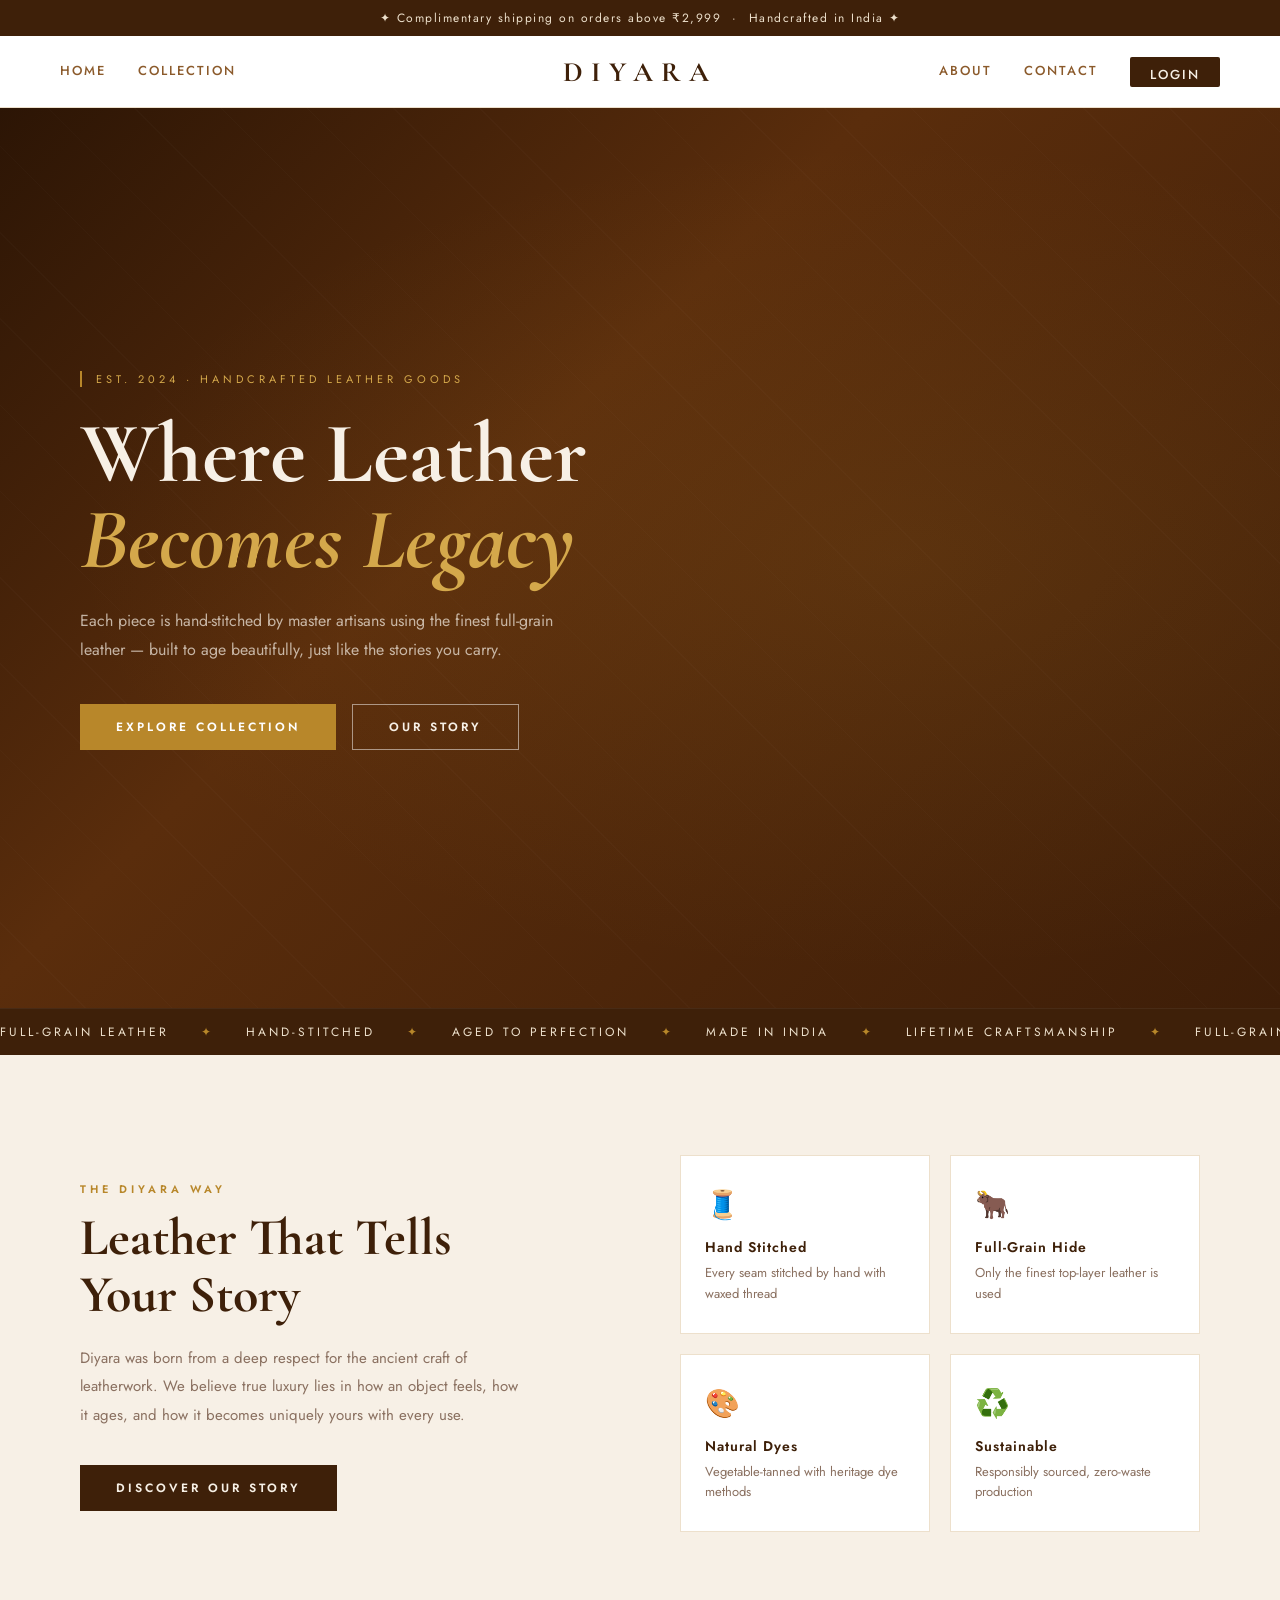
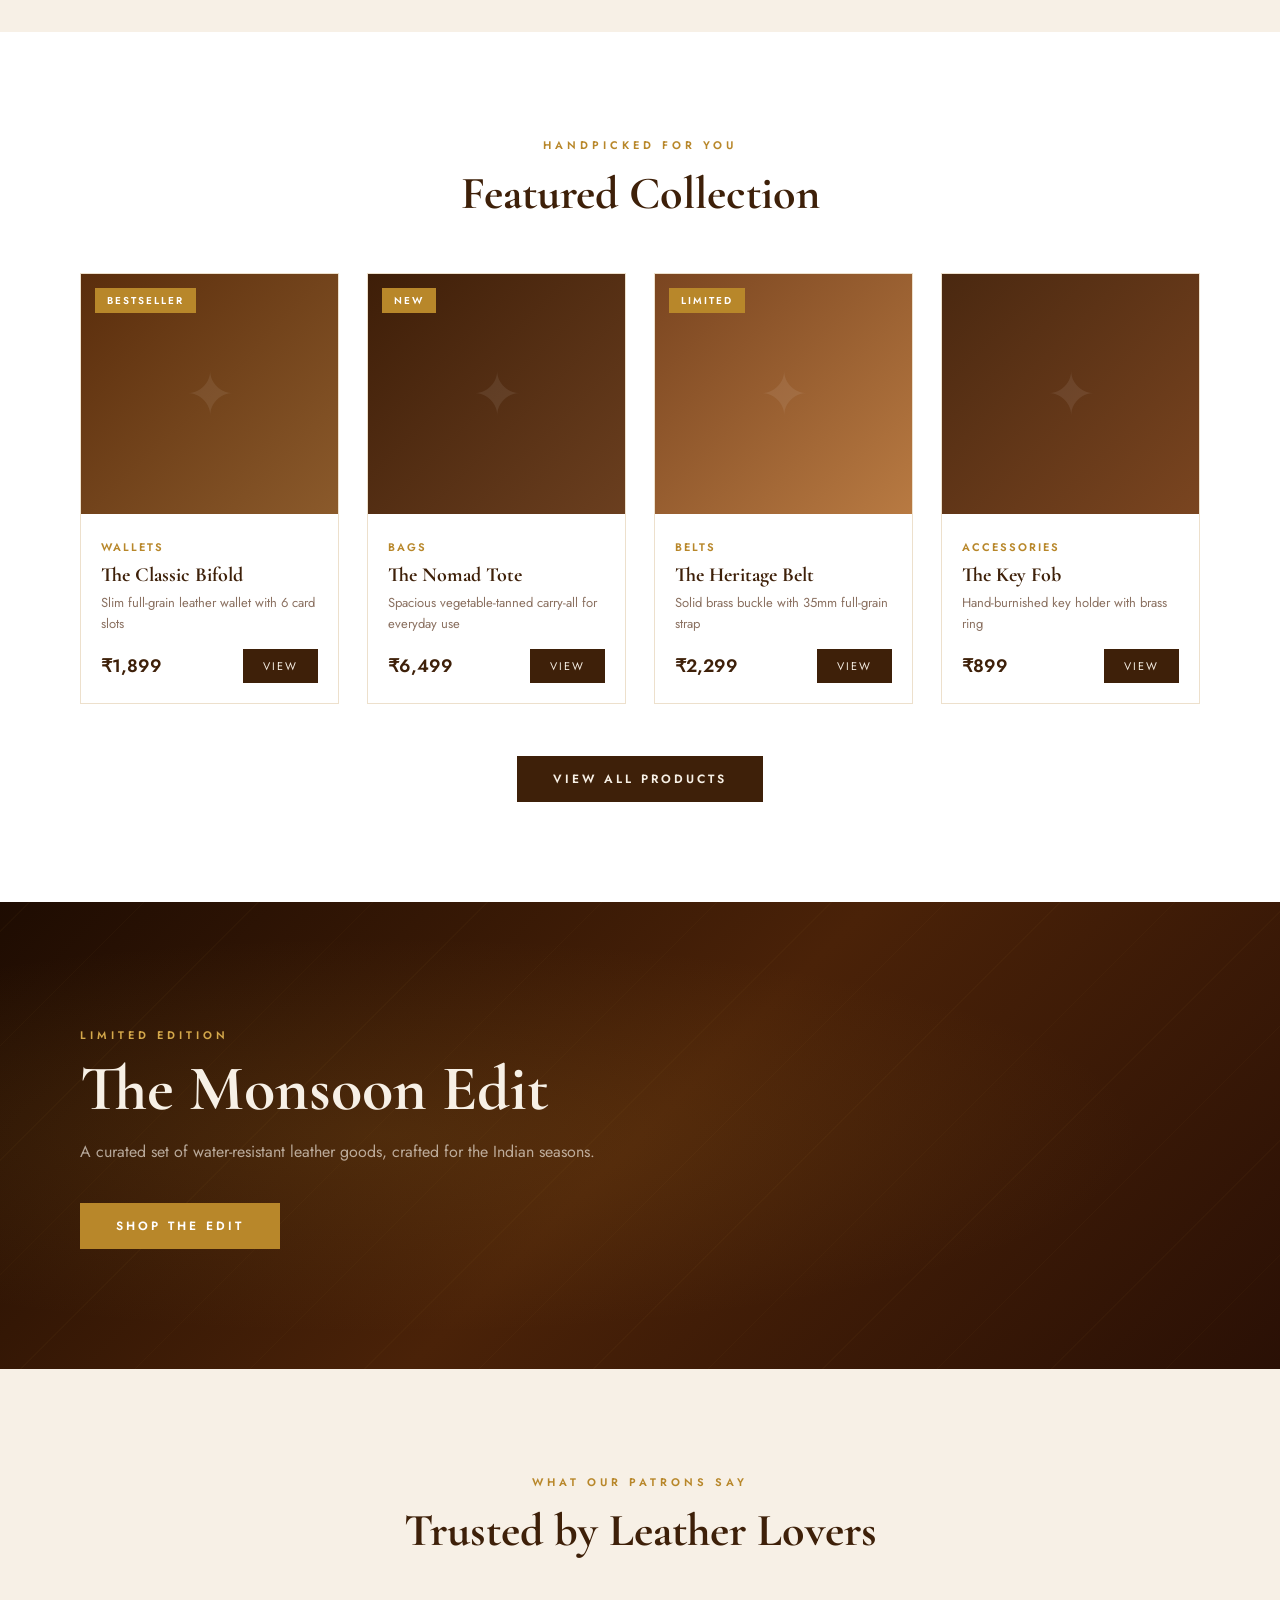
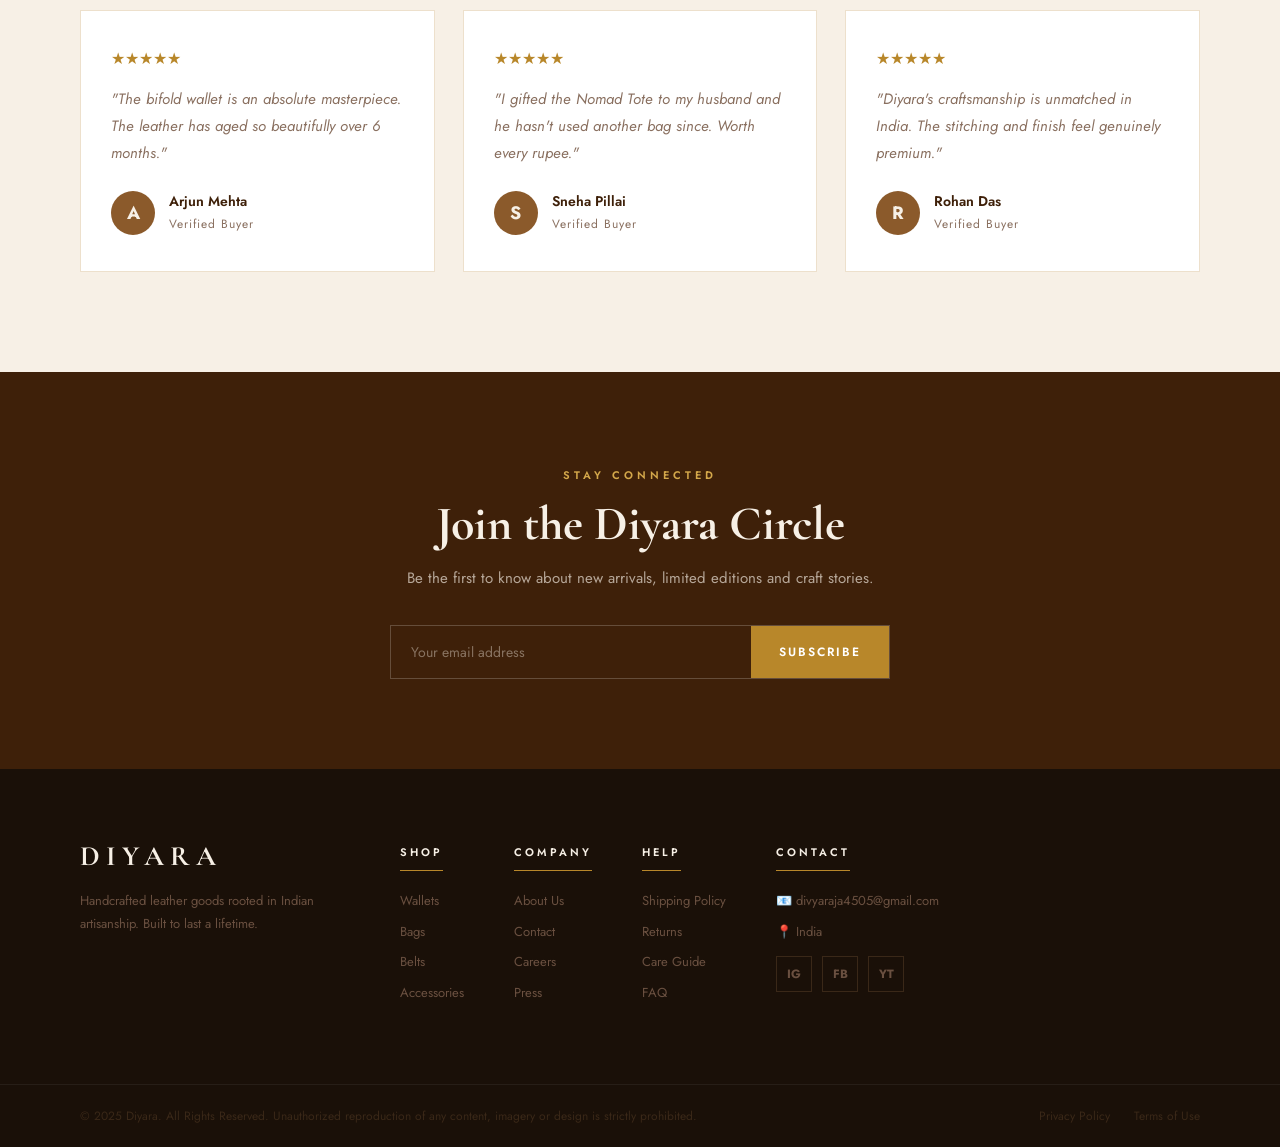
<file: index.html>
<!DOCTYPE html>
<html lang="en">
<head>
  <meta charset="UTF-8"/>
  <meta name="viewport" content="width=device-width, initial-scale=1.0"/>
  <title>Diyara — Handcrafted Leather</title>
  <link rel="stylesheet" href="style.css"/>
  <link href="https://fonts.googleapis.com/css2?family=Cormorant+Garamond:ital,wght@0,400;0,600;0,700;1,400;1,700&family=Jost:wght@300;400;500;600&display=swap" rel="stylesheet"/>
</head>
<body>

  <!-- TOP STRIP -->
  <div class="topstrip">✦ Complimentary shipping on orders above ₹2,999 &nbsp;·&nbsp; Handcrafted in India ✦</div>

  <!-- NAVBAR -->
  <nav class="navbar">
    <div class="nav-links left">
      <a href="index.html">Home</a>
      <a href="collection.html">Collection</a>
    </div>
    <a href="index.html" class="brand">DIYARA</a>
    <div class="nav-links right">
      <a href="about.html">About</a>
      <a href="contact.html">Contact</a>
      <a href="login.html" class="nav-login">Login</a>
    </div>
    <input type="checkbox" id="mob-toggle" class="mob-toggle"/>
    <label for="mob-toggle" class="hamburger"><span></span><span></span><span></span></label>
    <div class="mobile-nav">
      <a href="index.html">Home</a>
      <a href="collection.html">Collection</a>
      <a href="about.html">About</a>
      <a href="contact.html">Contact</a>
      <a href="login.html">Login</a>
    </div>
  </nav>

  <!-- HERO -->
  <section class="hero">
    <div class="hero-overlay"></div>
    <div class="hero-content">
      <span class="hero-tag">Est. 2024 · Handcrafted Leather Goods</span>
      <h1>Where Leather<br/><em>Becomes Legacy</em></h1>
      <p>Each piece is hand-stitched by master artisans using the finest full-grain leather — built to age beautifully, just like the stories you carry.</p>
      <div class="hero-btns">
        <a href="collection.html" class="btn-gold">Explore Collection</a>
        <a href="about.html" class="btn-ghost">Our Story</a>
      </div>
    </div>
  </section>

  <!-- SCROLLING STRIP -->
  <div class="strip">
    <div class="strip-track">
      <span>Full-Grain Leather</span><span class="dot">✦</span>
      <span>Hand-Stitched</span><span class="dot">✦</span>
      <span>Aged to Perfection</span><span class="dot">✦</span>
      <span>Made in India</span><span class="dot">✦</span>
      <span>Lifetime Craftsmanship</span><span class="dot">✦</span>
      <span>Full-Grain Leather</span><span class="dot">✦</span>
      <span>Hand-Stitched</span><span class="dot">✦</span>
      <span>Aged to Perfection</span><span class="dot">✦</span>
      <span>Made in India</span><span class="dot">✦</span>
      <span>Lifetime Craftsmanship</span><span class="dot">✦</span>
    </div>
  </div>

  <!-- ABOUT INTRO -->
  <section class="intro">
    <div class="intro-text">
      <span class="label">The Diyara Way</span>
      <h2>Leather That Tells<br/>Your Story</h2>
      <p>Diyara was born from a deep respect for the ancient craft of leatherwork. We believe true luxury lies in how an object feels, how it ages, and how it becomes uniquely yours with every use.</p>
      <a href="about.html" class="btn-dark">Discover Our Story</a>
    </div>
    <div class="intro-boxes">
      <div class="ibox">
        <div class="ibox-icon">🧵</div>
        <h4>Hand Stitched</h4>
        <p>Every seam stitched by hand with waxed thread</p>
      </div>
      <div class="ibox">
        <div class="ibox-icon">🐂</div>
        <h4>Full-Grain Hide</h4>
        <p>Only the finest top-layer leather is used</p>
      </div>
      <div class="ibox">
        <div class="ibox-icon">🎨</div>
        <h4>Natural Dyes</h4>
        <p>Vegetable-tanned with heritage dye methods</p>
      </div>
      <div class="ibox">
        <div class="ibox-icon">♻️</div>
        <h4>Sustainable</h4>
        <p>Responsibly sourced, zero-waste production</p>
      </div>
    </div>
  </section>

  <!-- COLLECTION PREVIEW -->
  <section class="collection-preview">
    <div class="section-head">
      <span class="label">Handpicked For You</span>
      <h2>Featured Collection</h2>
    </div>
    <div class="product-grid">

      <div class="product-card">
        <div class="product-img pimg1">
          <span class="badge">Bestseller</span>
        </div>
        <div class="product-info">
          <span class="cat">Wallets</span>
          <h3>The Classic Bifold</h3>
          <p>Slim full-grain leather wallet with 6 card slots</p>
          <div class="price-row">
            <span class="price">₹1,899</span>
            <a href="collection.html" class="btn-sm">View</a>
          </div>
        </div>
      </div>

      <div class="product-card">
        <div class="product-img pimg2">
          <span class="badge">New</span>
        </div>
        <div class="product-info">
          <span class="cat">Bags</span>
          <h3>The Nomad Tote</h3>
          <p>Spacious vegetable-tanned carry-all for everyday use</p>
          <div class="price-row">
            <span class="price">₹6,499</span>
            <a href="collection.html" class="btn-sm">View</a>
          </div>
        </div>
      </div>

      <div class="product-card">
        <div class="product-img pimg3">
          <span class="badge">Limited</span>
        </div>
        <div class="product-info">
          <span class="cat">Belts</span>
          <h3>The Heritage Belt</h3>
          <p>Solid brass buckle with 35mm full-grain strap</p>
          <div class="price-row">
            <span class="price">₹2,299</span>
            <a href="collection.html" class="btn-sm">View</a>
          </div>
        </div>
      </div>

      <div class="product-card">
        <div class="product-img pimg4">
        </div>
        <div class="product-info">
          <span class="cat">Accessories</span>
          <h3>The Key Fob</h3>
          <p>Hand-burnished key holder with brass ring</p>
          <div class="price-row">
            <span class="price">₹899</span>
            <a href="collection.html" class="btn-sm">View</a>
          </div>
        </div>
      </div>

    </div>
    <div class="center-btn">
      <a href="collection.html" class="btn-dark">View All Products</a>
    </div>
  </section>

  <!-- BANNER -->
  <section class="banner">
    <div class="banner-overlay"></div>
    <div class="banner-content">
      <span class="label light">Limited Edition</span>
      <h2>The Monsoon Edit</h2>
      <p>A curated set of water-resistant leather goods, crafted for the Indian seasons.</p>
      <a href="collection.html" class="btn-gold">Shop the Edit</a>
    </div>
  </section>

  <!-- TESTIMONIALS -->
  <section class="testimonials">
    <div class="section-head">
      <span class="label">What Our Patrons Say</span>
      <h2>Trusted by Leather Lovers</h2>
    </div>
    <div class="review-grid">
      <div class="review-card">
        <div class="stars">★★★★★</div>
        <p>"The bifold wallet is an absolute masterpiece. The leather has aged so beautifully over 6 months."</p>
        <div class="reviewer">
          <div class="avatar">A</div>
          <div><strong>Arjun Mehta</strong><small>Verified Buyer</small></div>
        </div>
      </div>
      <div class="review-card">
        <div class="stars">★★★★★</div>
        <p>"I gifted the Nomad Tote to my husband and he hasn't used another bag since. Worth every rupee."</p>
        <div class="reviewer">
          <div class="avatar">S</div>
          <div><strong>Sneha Pillai</strong><small>Verified Buyer</small></div>
        </div>
      </div>
      <div class="review-card">
        <div class="stars">★★★★★</div>
        <p>"Diyara's craftsmanship is unmatched in India. The stitching and finish feel genuinely premium."</p>
        <div class="reviewer">
          <div class="avatar">R</div>
          <div><strong>Rohan Das</strong><small>Verified Buyer</small></div>
        </div>
      </div>
    </div>
  </section>

  <!-- NEWSLETTER -->
  <section class="newsletter">
    <span class="label">Stay Connected</span>
    <h2>Join the Diyara Circle</h2>
    <p>Be the first to know about new arrivals, limited editions and craft stories.</p>
    <form action="#" method="get" class="nl-form">
      <input type="email" name="email" placeholder="Your email address" required/>
      <button type="submit">Subscribe</button>
    </form>
  </section>

  <!-- FOOTER -->
  <footer class="footer">
    <div class="footer-top">
      <div class="footer-brand">
        <div class="footer-logo">DIYARA</div>
        <p>Handcrafted leather goods rooted in Indian artisanship. Built to last a lifetime.</p>
      </div>
      <div class="footer-cols">
        <div class="footer-col">
          <h4>Shop</h4>
          <a href="collection.html">Wallets</a>
          <a href="collection.html">Bags</a>
          <a href="collection.html">Belts</a>
          <a href="collection.html">Accessories</a>
        </div>
        <div class="footer-col">
          <h4>Company</h4>
          <a href="about.html">About Us</a>
          <a href="contact.html">Contact</a>
          <a href="#">Careers</a>
          <a href="#">Press</a>
        </div>
        <div class="footer-col">
          <h4>Help</h4>
          <a href="#">Shipping Policy</a>
          <a href="#">Returns</a>
          <a href="#">Care Guide</a>
          <a href="#">FAQ</a>
        </div>
        <div class="footer-col">
          <h4>Contact</h4>
          <p>📧 divyaraja4505@gmail.com</p>
          <p>📍 India</p>
          <div class="social">
            <a href="#">IG</a>
            <a href="#">FB</a>
            <a href="#">YT</a>
          </div>
        </div>
      </div>
    </div>
    <div class="footer-bottom">
      <p>© 2025 Diyara. All Rights Reserved. Unauthorized reproduction of any content, imagery or design is strictly prohibited.</p>
      <div class="footer-links">
        <a href="#">Privacy Policy</a>
        <a href="#">Terms of Use</a>
      </div>
    </div>
  </footer>

</body>
</html>
</file>
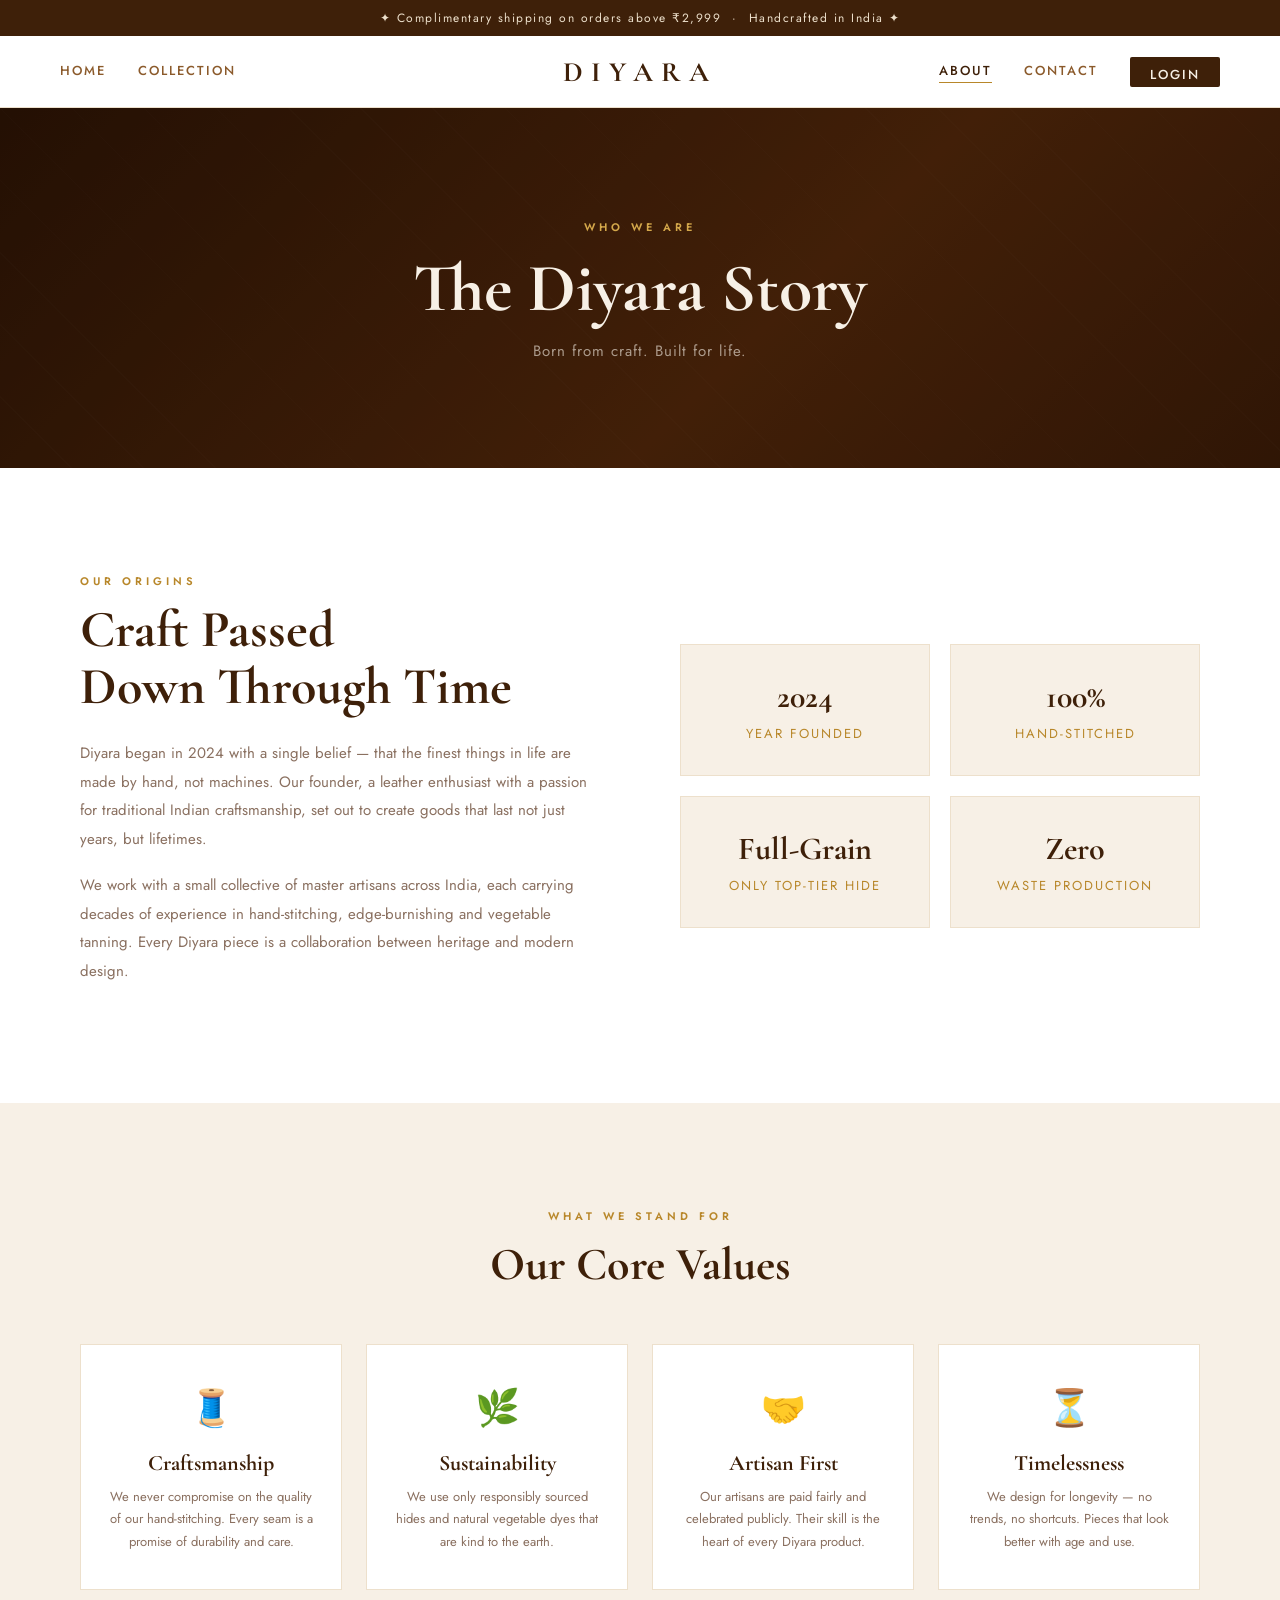
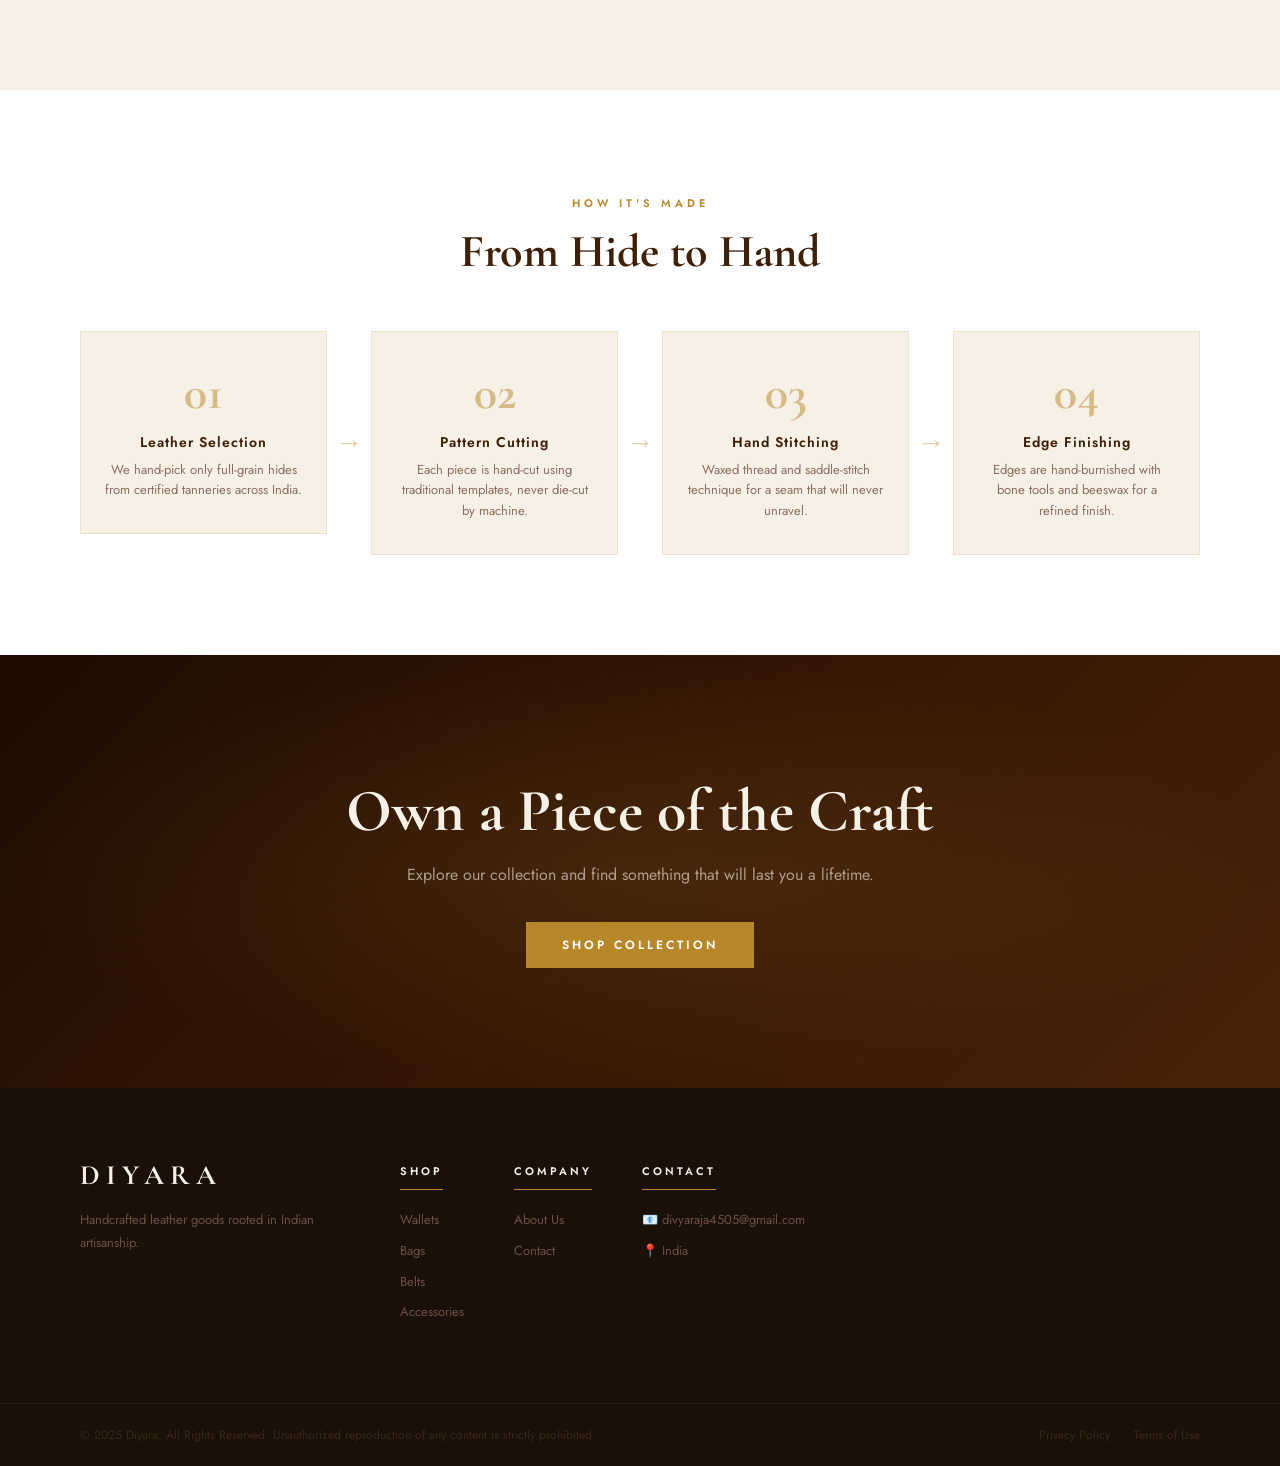
<file: about.html>
<!DOCTYPE html>
<html lang="en">
<head>
  <meta charset="UTF-8"/>
  <meta name="viewport" content="width=device-width, initial-scale=1.0"/>
  <title>About — Diyara</title>
  <link rel="stylesheet" href="style.css"/>
  <link href="https://fonts.googleapis.com/css2?family=Cormorant+Garamond:ital,wght@0,400;0,600;0,700;1,400;1,700&family=Jost:wght@300;400;500;600&display=swap" rel="stylesheet"/>
</head>
<body>

  <div class="topstrip">✦ Complimentary shipping on orders above ₹2,999 &nbsp;·&nbsp; Handcrafted in India ✦</div>

  <nav class="navbar">
    <div class="nav-links left">
      <a href="index.html">Home</a>
      <a href="collection.html">Collection</a>
    </div>
    <a href="index.html" class="brand">DIYARA</a>
    <div class="nav-links right">
      <a href="about.html" class="active">About</a>
      <a href="contact.html">Contact</a>
      <a href="login.html" class="nav-login">Login</a>
    </div>
    <input type="checkbox" id="mob-toggle" class="mob-toggle"/>
    <label for="mob-toggle" class="hamburger"><span></span><span></span><span></span></label>
    <div class="mobile-nav">
      <a href="index.html">Home</a>
      <a href="collection.html">Collection</a>
      <a href="about.html">About</a>
      <a href="contact.html">Contact</a>
      <a href="login.html">Login</a>
    </div>
  </nav>

  <!-- PAGE HERO -->
  <section class="page-hero about-hero">
    <div class="page-hero-overlay"></div>
    <div class="page-hero-content">
      <span class="label light">Who We Are</span>
      <h1>The Diyara Story</h1>
      <p>Born from craft. Built for life.</p>
    </div>
  </section>

  <!-- STORY -->
  <section class="story">
    <div class="story-text">
      <span class="label">Our Origins</span>
      <h2>Craft Passed<br/>Down Through Time</h2>
      <p>Diyara began in 2024 with a single belief — that the finest things in life are made by hand, not machines. Our founder, a leather enthusiast with a passion for traditional Indian craftsmanship, set out to create goods that last not just years, but lifetimes.</p>
      <p>We work with a small collective of master artisans across India, each carrying decades of experience in hand-stitching, edge-burnishing and vegetable tanning. Every Diyara piece is a collaboration between heritage and modern design.</p>
    </div>
    <div class="story-stat-grid">
      <div class="stat-box">
        <h3>2024</h3>
        <p>Year Founded</p>
      </div>
      <div class="stat-box">
        <h3>100%</h3>
        <p>Hand-Stitched</p>
      </div>
      <div class="stat-box">
        <h3>Full-Grain</h3>
        <p>Only Top-Tier Hide</p>
      </div>
      <div class="stat-box">
        <h3>Zero</h3>
        <p>Waste Production</p>
      </div>
    </div>
  </section>

  <!-- VALUES -->
  <section class="values">
    <div class="section-head">
      <span class="label">What We Stand For</span>
      <h2>Our Core Values</h2>
    </div>
    <div class="values-grid">
      <div class="value-card">
        <div class="v-icon">🧵</div>
        <h3>Craftsmanship</h3>
        <p>We never compromise on the quality of our hand-stitching. Every seam is a promise of durability and care.</p>
      </div>
      <div class="value-card">
        <div class="v-icon">🌿</div>
        <h3>Sustainability</h3>
        <p>We use only responsibly sourced hides and natural vegetable dyes that are kind to the earth.</p>
      </div>
      <div class="value-card">
        <div class="v-icon">🤝</div>
        <h3>Artisan First</h3>
        <p>Our artisans are paid fairly and celebrated publicly. Their skill is the heart of every Diyara product.</p>
      </div>
      <div class="value-card">
        <div class="v-icon">⏳</div>
        <h3>Timelessness</h3>
        <p>We design for longevity — no trends, no shortcuts. Pieces that look better with age and use.</p>
      </div>
    </div>
  </section>

  <!-- PROCESS -->
  <section class="process">
    <div class="section-head">
      <span class="label">How It's Made</span>
      <h2>From Hide to Hand</h2>
    </div>
    <div class="process-steps">
      <div class="step">
        <div class="step-num">01</div>
        <h4>Leather Selection</h4>
        <p>We hand-pick only full-grain hides from certified tanneries across India.</p>
      </div>
      <div class="step-arrow">→</div>
      <div class="step">
        <div class="step-num">02</div>
        <h4>Pattern Cutting</h4>
        <p>Each piece is hand-cut using traditional templates, never die-cut by machine.</p>
      </div>
      <div class="step-arrow">→</div>
      <div class="step">
        <div class="step-num">03</div>
        <h4>Hand Stitching</h4>
        <p>Waxed thread and saddle-stitch technique for a seam that will never unravel.</p>
      </div>
      <div class="step-arrow">→</div>
      <div class="step">
        <div class="step-num">04</div>
        <h4>Edge Finishing</h4>
        <p>Edges are hand-burnished with bone tools and beeswax for a refined finish.</p>
      </div>
    </div>
  </section>

  <!-- CTA -->
  <section class="about-cta">
    <div class="about-cta-overlay"></div>
    <div class="about-cta-content">
      <h2>Own a Piece of the Craft</h2>
      <p>Explore our collection and find something that will last you a lifetime.</p>
      <a href="collection.html" class="btn-gold">Shop Collection</a>
    </div>
  </section>

  <!-- FOOTER -->
  <footer class="footer">
    <div class="footer-top">
      <div class="footer-brand">
        <div class="footer-logo">DIYARA</div>
        <p>Handcrafted leather goods rooted in Indian artisanship.</p>
      </div>
      <div class="footer-cols">
        <div class="footer-col">
          <h4>Shop</h4>
          <a href="collection.html">Wallets</a>
          <a href="collection.html">Bags</a>
          <a href="collection.html">Belts</a>
          <a href="collection.html">Accessories</a>
        </div>
        <div class="footer-col">
          <h4>Company</h4>
          <a href="about.html">About Us</a>
          <a href="contact.html">Contact</a>
        </div>
        <div class="footer-col">
          <h4>Contact</h4>
          <p>📧 divyaraja4505@gmail.com</p>
          <p>📍 India</p>
        </div>
      </div>
    </div>
    <div class="footer-bottom">
      <p>© 2025 Diyara. All Rights Reserved. Unauthorized reproduction of any content is strictly prohibited.</p>
      <div class="footer-links"><a href="#">Privacy Policy</a><a href="#">Terms of Use</a></div>
    </div>
  </footer>

</body>
</html>
</file>
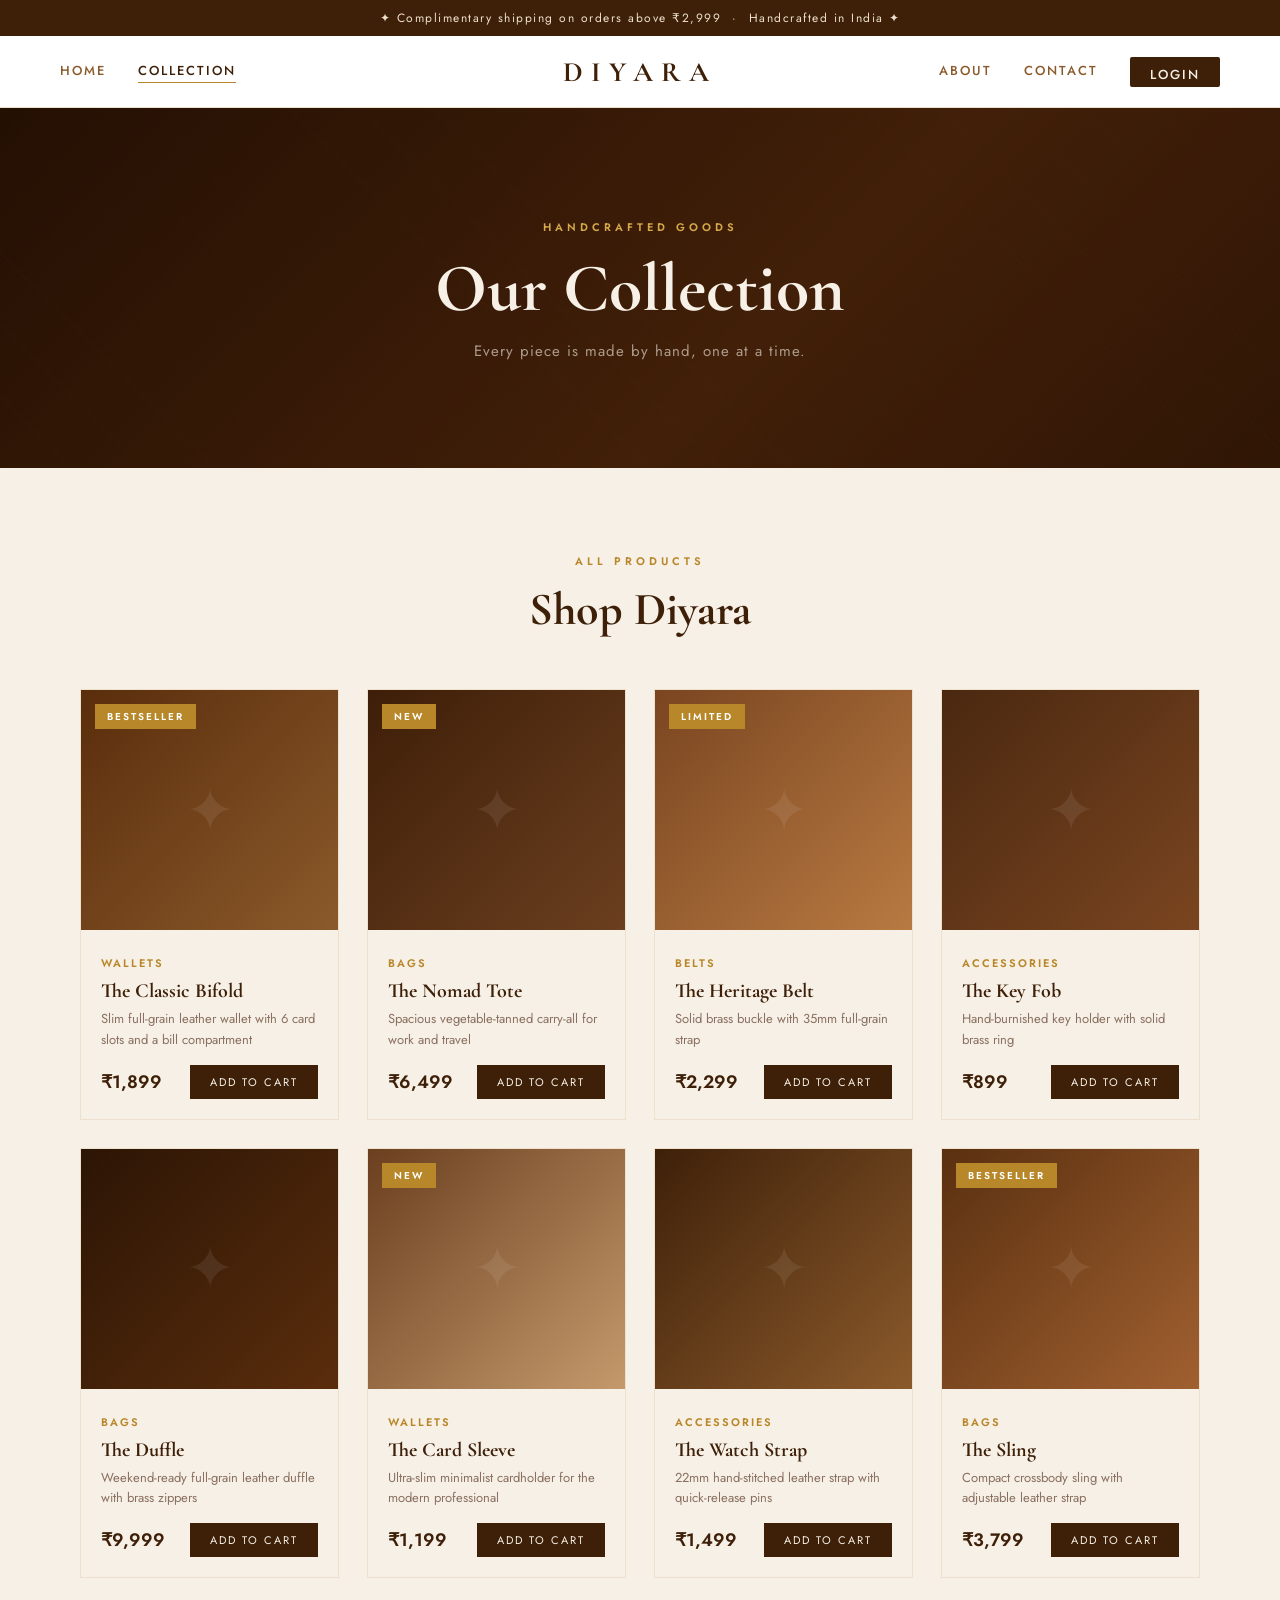
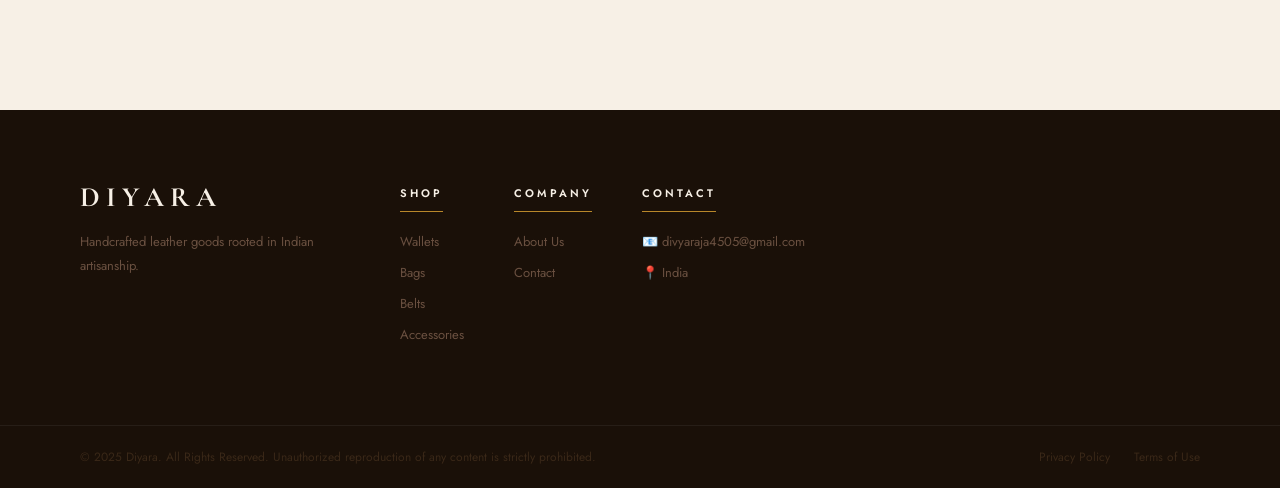
<file: collection.html>
<!DOCTYPE html>
<html lang="en">
<head>
  <meta charset="UTF-8"/>
  <meta name="viewport" content="width=device-width, initial-scale=1.0"/>
  <title>Collection — Diyara</title>
  <link rel="stylesheet" href="style.css"/>
  <link href="https://fonts.googleapis.com/css2?family=Cormorant+Garamond:ital,wght@0,400;0,600;0,700;1,400;1,700&family=Jost:wght@300;400;500;600&display=swap" rel="stylesheet"/>
</head>
<body>

  <div class="topstrip">✦ Complimentary shipping on orders above ₹2,999 &nbsp;·&nbsp; Handcrafted in India ✦</div>

  <nav class="navbar">
    <div class="nav-links left">
      <a href="index.html">Home</a>
      <a href="collection.html" class="active">Collection</a>
    </div>
    <a href="index.html" class="brand">DIYARA</a>
    <div class="nav-links right">
      <a href="about.html">About</a>
      <a href="contact.html">Contact</a>
      <a href="login.html" class="nav-login">Login</a>
    </div>
    <input type="checkbox" id="mob-toggle" class="mob-toggle"/>
    <label for="mob-toggle" class="hamburger"><span></span><span></span><span></span></label>
    <div class="mobile-nav">
      <a href="index.html">Home</a>
      <a href="collection.html">Collection</a>
      <a href="about.html">About</a>
      <a href="contact.html">Contact</a>
      <a href="login.html">Login</a>
    </div>
  </nav>

  <!-- PAGE HERO -->
  <section class="page-hero">
    <div class="page-hero-overlay"></div>
    <div class="page-hero-content">
      <span class="label light">Handcrafted Goods</span>
      <h1>Our Collection</h1>
      <p>Every piece is made by hand, one at a time.</p>
    </div>
  </section>

  <!-- COLLECTION GRID -->
  <section class="collection-page">
    <div class="section-head">
      <span class="label">All Products</span>
      <h2>Shop Diyara</h2>
    </div>

    <div class="product-grid big-grid">

      <div class="product-card">
        <div class="product-img pimg1"><span class="badge">Bestseller</span></div>
        <div class="product-info">
          <span class="cat">Wallets</span>
          <h3>The Classic Bifold</h3>
          <p>Slim full-grain leather wallet with 6 card slots and a bill compartment</p>
          <div class="price-row"><span class="price">₹1,899</span><a href="#" class="btn-sm">Add to Cart</a></div>
        </div>
      </div>

      <div class="product-card">
        <div class="product-img pimg2"><span class="badge">New</span></div>
        <div class="product-info">
          <span class="cat">Bags</span>
          <h3>The Nomad Tote</h3>
          <p>Spacious vegetable-tanned carry-all for work and travel</p>
          <div class="price-row"><span class="price">₹6,499</span><a href="#" class="btn-sm">Add to Cart</a></div>
        </div>
      </div>

      <div class="product-card">
        <div class="product-img pimg3"><span class="badge">Limited</span></div>
        <div class="product-info">
          <span class="cat">Belts</span>
          <h3>The Heritage Belt</h3>
          <p>Solid brass buckle with 35mm full-grain strap</p>
          <div class="price-row"><span class="price">₹2,299</span><a href="#" class="btn-sm">Add to Cart</a></div>
        </div>
      </div>

      <div class="product-card">
        <div class="product-img pimg4"></div>
        <div class="product-info">
          <span class="cat">Accessories</span>
          <h3>The Key Fob</h3>
          <p>Hand-burnished key holder with solid brass ring</p>
          <div class="price-row"><span class="price">₹899</span><a href="#" class="btn-sm">Add to Cart</a></div>
        </div>
      </div>

      <div class="product-card">
        <div class="product-img pimg5"></div>
        <div class="product-info">
          <span class="cat">Bags</span>
          <h3>The Duffle</h3>
          <p>Weekend-ready full-grain leather duffle with brass zippers</p>
          <div class="price-row"><span class="price">₹9,999</span><a href="#" class="btn-sm">Add to Cart</a></div>
        </div>
      </div>

      <div class="product-card">
        <div class="product-img pimg6"><span class="badge">New</span></div>
        <div class="product-info">
          <span class="cat">Wallets</span>
          <h3>The Card Sleeve</h3>
          <p>Ultra-slim minimalist cardholder for the modern professional</p>
          <div class="price-row"><span class="price">₹1,199</span><a href="#" class="btn-sm">Add to Cart</a></div>
        </div>
      </div>

      <div class="product-card">
        <div class="product-img pimg7"></div>
        <div class="product-info">
          <span class="cat">Accessories</span>
          <h3>The Watch Strap</h3>
          <p>22mm hand-stitched leather strap with quick-release pins</p>
          <div class="price-row"><span class="price">₹1,499</span><a href="#" class="btn-sm">Add to Cart</a></div>
        </div>
      </div>

      <div class="product-card">
        <div class="product-img pimg8"><span class="badge">Bestseller</span></div>
        <div class="product-info">
          <span class="cat">Bags</span>
          <h3>The Sling</h3>
          <p>Compact crossbody sling with adjustable leather strap</p>
          <div class="price-row"><span class="price">₹3,799</span><a href="#" class="btn-sm">Add to Cart</a></div>
        </div>
      </div>

    </div>
  </section>

  <!-- FOOTER -->
  <footer class="footer">
    <div class="footer-top">
      <div class="footer-brand">
        <div class="footer-logo">DIYARA</div>
        <p>Handcrafted leather goods rooted in Indian artisanship.</p>
      </div>
      <div class="footer-cols">
        <div class="footer-col">
          <h4>Shop</h4>
          <a href="collection.html">Wallets</a>
          <a href="collection.html">Bags</a>
          <a href="collection.html">Belts</a>
          <a href="collection.html">Accessories</a>
        </div>
        <div class="footer-col">
          <h4>Company</h4>
          <a href="about.html">About Us</a>
          <a href="contact.html">Contact</a>
        </div>
        <div class="footer-col">
          <h4>Contact</h4>
          <p>📧 divyaraja4505@gmail.com</p>
          <p>📍 India</p>
        </div>
      </div>
    </div>
    <div class="footer-bottom">
      <p>© 2025 Diyara. All Rights Reserved. Unauthorized reproduction of any content is strictly prohibited.</p>
      <div class="footer-links"><a href="#">Privacy Policy</a><a href="#">Terms of Use</a></div>
    </div>
  </footer>

</body>
</html>
</file>
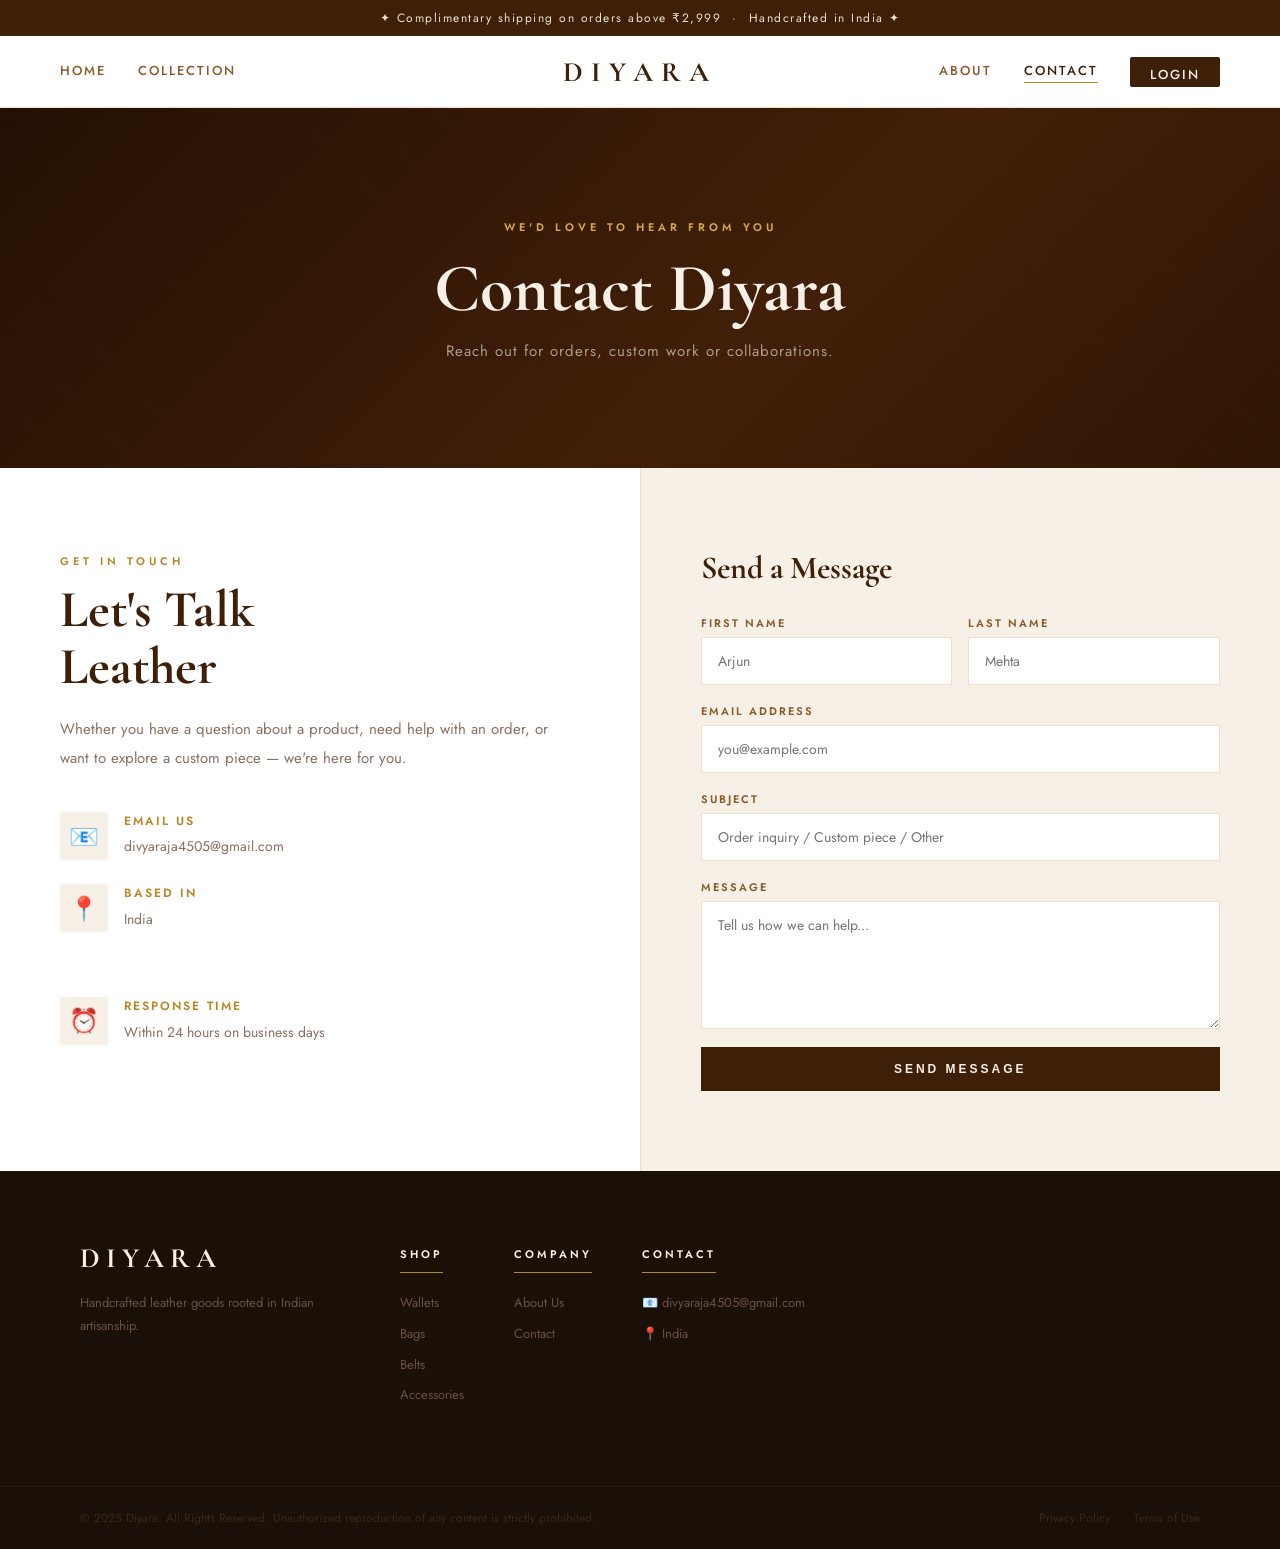
<file: contact.html>
<!DOCTYPE html>
<html lang="en">
<head>
  <meta charset="UTF-8"/>
  <meta name="viewport" content="width=device-width, initial-scale=1.0"/>
  <title>Contact — Diyara</title>
  <link rel="stylesheet" href="style.css"/>
  <link href="https://fonts.googleapis.com/css2?family=Cormorant+Garamond:ital,wght@0,400;0,600;0,700;1,400;1,700&family=Jost:wght@300;400;500;600&display=swap" rel="stylesheet"/>
</head>
<body>

  <div class="topstrip">✦ Complimentary shipping on orders above ₹2,999 &nbsp;·&nbsp; Handcrafted in India ✦</div>

  <nav class="navbar">
    <div class="nav-links left">
      <a href="index.html">Home</a>
      <a href="collection.html">Collection</a>
    </div>
    <a href="index.html" class="brand">DIYARA</a>
    <div class="nav-links right">
      <a href="about.html">About</a>
      <a href="contact.html" class="active">Contact</a>
      <a href="login.html" class="nav-login">Login</a>
    </div>
    <input type="checkbox" id="mob-toggle" class="mob-toggle"/>
    <label for="mob-toggle" class="hamburger"><span></span><span></span><span></span></label>
    <div class="mobile-nav">
      <a href="index.html">Home</a>
      <a href="collection.html">Collection</a>
      <a href="about.html">About</a>
      <a href="contact.html">Contact</a>
      <a href="login.html">Login</a>
    </div>
  </nav>

  <!-- PAGE HERO -->
  <section class="page-hero contact-hero">
    <div class="page-hero-overlay"></div>
    <div class="page-hero-content">
      <span class="label light">We'd Love to Hear From You</span>
      <h1>Contact Diyara</h1>
      <p>Reach out for orders, custom work or collaborations.</p>
    </div>
  </section>

  <!-- CONTACT SECTION -->
  <section class="contact-section">
    <div class="contact-info">
      <span class="label">Get In Touch</span>
      <h2>Let's Talk<br/>Leather</h2>
      <p>Whether you have a question about a product, need help with an order, or want to explore a custom piece — we're here for you.</p>

      <div class="contact-details">
        <div class="contact-item">
          <div class="c-icon">📧</div>
          <div>
            <h4>Email Us</h4>
            <a href="mailto:divyaraja4505@gmail.com">divyaraja4505@gmail.com</a>
          </div>
        </div>
        <div class="contact-item">
          <div class="c-icon">📍</div>
          <div>
            <h4>Based In</h4>
            <p>India</p>
          </div>
        </div>
        <div class="contact-item">
          <div class="c-icon">⏰</div>
          <div>
            <h4>Response Time</h4>
            <p>Within 24 hours on business days</p>
          </div>
        </div>
      </div>
    </div>

    <div class="contact-form-wrap">
      <form action="mailto:divyaraja4505@gmail.com" method="get" class="contact-form">
        <h3>Send a Message</h3>
        <div class="form-row">
          <div class="form-group">
            <label for="fname">First Name</label>
            <input type="text" id="fname" name="fname" placeholder="Arjun" required/>
          </div>
          <div class="form-group">
            <label for="lname">Last Name</label>
            <input type="text" id="lname" name="lname" placeholder="Mehta" required/>
          </div>
        </div>
        <div class="form-group">
          <label for="email">Email Address</label>
          <input type="email" id="email" name="email" placeholder="you@example.com" required/>
        </div>
        <div class="form-group">
          <label for="subject">Subject</label>
          <input type="text" id="subject" name="subject" placeholder="Order inquiry / Custom piece / Other"/>
        </div>
        <div class="form-group">
          <label for="message">Message</label>
          <textarea id="message" name="body" rows="5" placeholder="Tell us how we can help..." required></textarea>
        </div>
        <button type="submit" class="btn-dark full-btn">Send Message</button>
      </form>
    </div>
  </section>

  <!-- FOOTER -->
  <footer class="footer">
    <div class="footer-top">
      <div class="footer-brand">
        <div class="footer-logo">DIYARA</div>
        <p>Handcrafted leather goods rooted in Indian artisanship.</p>
      </div>
      <div class="footer-cols">
        <div class="footer-col">
          <h4>Shop</h4>
          <a href="collection.html">Wallets</a>
          <a href="collection.html">Bags</a>
          <a href="collection.html">Belts</a>
          <a href="collection.html">Accessories</a>
        </div>
        <div class="footer-col">
          <h4>Company</h4>
          <a href="about.html">About Us</a>
          <a href="contact.html">Contact</a>
        </div>
        <div class="footer-col">
          <h4>Contact</h4>
          <p>📧 divyaraja4505@gmail.com</p>
          <p>📍 India</p>
        </div>
      </div>
    </div>
    <div class="footer-bottom">
      <p>© 2025 Diyara. All Rights Reserved. Unauthorized reproduction of any content is strictly prohibited.</p>
      <div class="footer-links"><a href="#">Privacy Policy</a><a href="#">Terms of Use</a></div>
    </div>
  </footer>

</body>
</html>
</file>
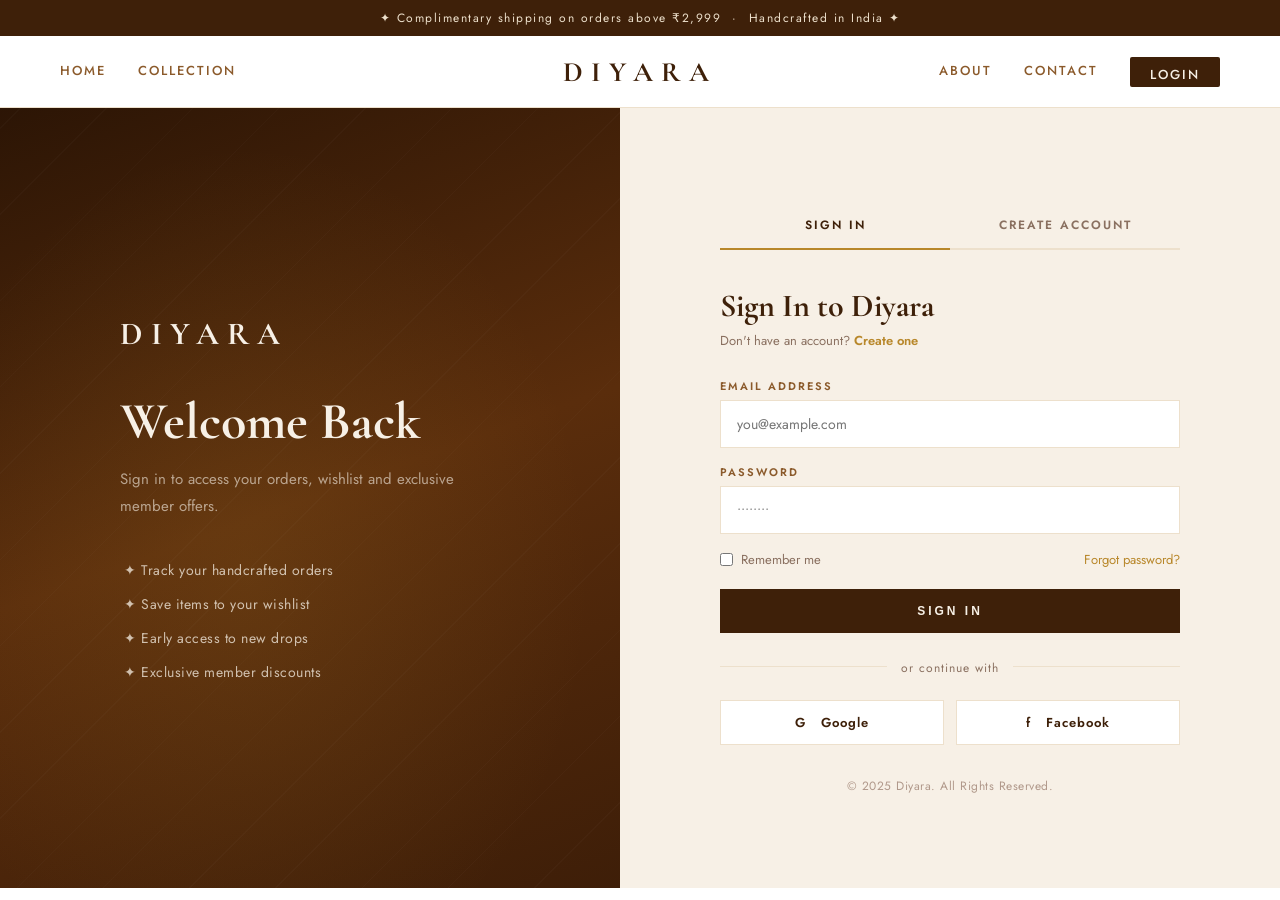
<file: login.html>
<!DOCTYPE html>
<html lang="en">
<head>
  <meta charset="UTF-8"/>
  <meta name="viewport" content="width=device-width, initial-scale=1.0"/>
  <title>Login — Diyara</title>
  <link rel="stylesheet" href="style.css"/>
  <link href="https://fonts.googleapis.com/css2?family=Cormorant+Garamond:ital,wght@0,400;0,600;0,700;1,400;1,700&family=Jost:wght@300;400;500;600&display=swap" rel="stylesheet"/>
</head>
<body>

  <div class="topstrip">✦ Complimentary shipping on orders above ₹2,999 &nbsp;·&nbsp; Handcrafted in India ✦</div>

  <nav class="navbar">
    <div class="nav-links left">
      <a href="index.html">Home</a>
      <a href="collection.html">Collection</a>
    </div>
    <a href="index.html" class="brand">DIYARA</a>
    <div class="nav-links right">
      <a href="about.html">About</a>
      <a href="contact.html">Contact</a>
      <a href="login.html" class="nav-login active">Login</a>
    </div>
    <input type="checkbox" id="mob-toggle" class="mob-toggle"/>
    <label for="mob-toggle" class="hamburger"><span></span><span></span><span></span></label>
    <div class="mobile-nav">
      <a href="index.html">Home</a>
      <a href="collection.html">Collection</a>
      <a href="about.html">About</a>
      <a href="contact.html">Contact</a>
      <a href="login.html">Login</a>
    </div>
  </nav>

  <!-- LOGIN SECTION -->
  <section class="auth-section">

    <!-- LEFT PANEL -->
    <div class="auth-panel">
      <div class="auth-panel-overlay"></div>
      <div class="auth-panel-content">
        <div class="auth-logo">DIYARA</div>
        <h2>Welcome Back</h2>
        <p>Sign in to access your orders, wishlist and exclusive member offers.</p>
        <div class="auth-features">
          <div class="auth-feat">✦ Track your handcrafted orders</div>
          <div class="auth-feat">✦ Save items to your wishlist</div>
          <div class="auth-feat">✦ Early access to new drops</div>
          <div class="auth-feat">✦ Exclusive member discounts</div>
        </div>
      </div>
    </div>

    <!-- RIGHT FORM -->
    <div class="auth-form-wrap">

      <!-- TAB TOGGLE -->
      <div class="auth-tabs">
        <input type="radio" name="auth-tab" id="tab-login" class="tab-input" checked/>
        <input type="radio" name="auth-tab" id="tab-register" class="tab-input"/>
        <div class="tab-labels">
          <label for="tab-login" class="tab-label">Sign In</label>
          <label for="tab-register" class="tab-label">Create Account</label>
        </div>

        <!-- LOGIN FORM -->
        <div class="tab-content login-content">
          <h3>Sign In to Diyara</h3>
          <p class="auth-sub">Don't have an account? <label for="tab-register" class="switch-tab">Create one</label></p>
          <form action="index.html" method="get" class="auth-form">
            <div class="form-group">
              <label for="login-email">Email Address</label>
              <input type="email" id="login-email" name="email" placeholder="you@example.com" required/>
            </div>
            <div class="form-group">
              <label for="login-pass">Password</label>
              <input type="password" id="login-pass" name="password" placeholder="••••••••" required/>
            </div>
            <div class="form-check-row">
              <label class="check-label">
                <input type="checkbox" name="remember"/> Remember me
              </label>
              <a href="#" class="forgot-link">Forgot password?</a>
            </div>
            <button type="submit" class="btn-dark full-btn">Sign In</button>
            <div class="auth-divider"><span>or continue with</span></div>
            <div class="social-auth">
              <a href="#" class="social-btn">G &nbsp; Google</a>
              <a href="#" class="social-btn">f &nbsp; Facebook</a>
            </div>
          </form>
        </div>

        <!-- REGISTER FORM -->
        <div class="tab-content register-content">
          <h3>Create Your Account</h3>
          <p class="auth-sub">Already have an account? <label for="tab-login" class="switch-tab">Sign in</label></p>
          <form action="index.html" method="get" class="auth-form">
            <div class="form-row">
              <div class="form-group">
                <label for="reg-fname">First Name</label>
                <input type="text" id="reg-fname" name="fname" placeholder="Arjun" required/>
              </div>
              <div class="form-group">
                <label for="reg-lname">Last Name</label>
                <input type="text" id="reg-lname" name="lname" placeholder="Mehta" required/>
              </div>
            </div>
            <div class="form-group">
              <label for="reg-email">Email Address</label>
              <input type="email" id="reg-email" name="email" placeholder="you@example.com" required/>
            </div>
            <div class="form-group">
              <label for="reg-pass">Password</label>
              <input type="password" id="reg-pass" name="password" placeholder="Min. 8 characters" required/>
            </div>
            <div class="form-group">
              <label for="reg-confirm">Confirm Password</label>
              <input type="password" id="reg-confirm" name="confirm" placeholder="Repeat password" required/>
            </div>
            <div class="form-check-row">
              <label class="check-label">
                <input type="checkbox" name="terms" required/> I agree to the <a href="#">Terms of Use</a> and <a href="#">Privacy Policy</a>
              </label>
            </div>
            <button type="submit" class="btn-dark full-btn">Create Account</button>
            <div class="auth-divider"><span>or continue with</span></div>
            <div class="social-auth">
              <a href="#" class="social-btn">G &nbsp; Google</a>
              <a href="#" class="social-btn">f &nbsp; Facebook</a>
            </div>
          </form>
        </div>

      </div><!-- end auth-tabs -->

      <p class="auth-copy">© 2025 Diyara. All Rights Reserved.</p>
    </div>

  </section>

</body>
</html>
</file>
<file: style.css>
/* ============================================================
   DIYARA — Global Stylesheet
   © 2025 Diyara. All Rights Reserved.
   Unauthorized reproduction strictly prohibited.
============================================================ */

/* ---------- RESET ---------- */
* { margin: 0; padding: 0; box-sizing: border-box; }
html { scroll-behavior: smooth; }

/* ---------- VARIABLES ---------- */
:root {
  --brown:       #6b3f1f;
  --brown-dark:  #3e2009;
  --brown-mid:   #8b5a2b;
  --brown-light: #c49a6c;
  --cream:       #f7f0e6;
  --cream-dark:  #ede0cc;
  --white:       #ffffff;
  --black:       #1a1008;
  --gray:        #8a7060;
  --gold:        #b8872a;
  --gold-light:  #d4a84b;
}

body {
  font-family: 'Jost', sans-serif;
  background: var(--white);
  color: var(--black);
  overflow-x: hidden;
}

a { text-decoration: none; color: inherit; }
img { max-width: 100%; display: block; }

/* ---------- TOP STRIP ---------- */
.topstrip {
  background: var(--brown-dark);
  color: var(--cream-dark);
  text-align: center;
  padding: 9px 16px;
  font-size: 12px;
  letter-spacing: 1.5px;
  font-weight: 400;
}

/* ---------- NAVBAR ---------- */
.mob-toggle { display: none; }

.navbar {
  display: flex;
  align-items: center;
  justify-content: space-between;
  padding: 0 60px;
  height: 72px;
  background: var(--white);
  border-bottom: 1px solid var(--cream-dark);
  position: sticky;
  top: 0;
  z-index: 999;
}

.brand {
  font-family: 'Cormorant Garamond', serif;
  font-size: 28px;
  font-weight: 700;
  letter-spacing: 8px;
  color: var(--brown-dark);
  position: absolute;
  left: 50%;
  transform: translateX(-50%);
}

.nav-links {
  display: flex;
  align-items: center;
  gap: 32px;
}

.nav-links a {
  font-size: 13px;
  font-weight: 500;
  letter-spacing: 2px;
  text-transform: uppercase;
  color: var(--brown-mid);
  position: relative;
  padding-bottom: 3px;
  transition: color 0.2s;
}

.nav-links a::after {
  content: '';
  position: absolute;
  bottom: 0; left: 0;
  width: 0; height: 1px;
  background: var(--gold);
  transition: width 0.25s;
}

.nav-links a:hover,
.nav-links a.active { color: var(--brown-dark); }
.nav-links a:hover::after,
.nav-links a.active::after { width: 100%; }

.nav-login {
  background: var(--brown-dark);
  color: var(--cream) !important;
  padding: 8px 20px;
  border-radius: 2px;
  letter-spacing: 1.5px;
  transition: background 0.2s !important;
}

.nav-login:hover { background: var(--gold) !important; }
.nav-login::after { display: none !important; }

/* HAMBURGER */
.hamburger {
  display: none;
  flex-direction: column;
  gap: 5px;
  cursor: pointer;
  z-index: 1001;
  position: relative;
}

.hamburger span {
  display: block;
  width: 22px;
  height: 2px;
  background: var(--brown-dark);
  border-radius: 2px;
  transition: all 0.3s;
}

/* MOBILE NAV */
.mobile-nav {
  display: none;
  flex-direction: column;
  position: fixed;
  top: 0; right: -280px;
  width: 260px;
  height: 100vh;
  background: var(--brown-dark);
  padding: 80px 32px 40px;
  z-index: 1000;
  transition: right 0.35s ease;
}

.mobile-nav a {
  color: var(--cream);
  font-size: 15px;
  letter-spacing: 2px;
  text-transform: uppercase;
  padding: 14px 0;
  border-bottom: 1px solid rgba(255,255,255,0.1);
  transition: color 0.2s;
}

.mobile-nav a:hover { color: var(--gold-light); }

.mob-toggle:checked ~ .mobile-nav {
  display: flex;
  right: 0;
}

/* ---------- BUTTONS ---------- */
.btn-gold {
  display: inline-block;
  background: var(--gold);
  color: var(--white);
  padding: 14px 36px;
  font-size: 12px;
  font-weight: 600;
  letter-spacing: 3px;
  text-transform: uppercase;
  border: none;
  cursor: pointer;
  transition: background 0.25s, transform 0.15s;
}

.btn-gold:hover { background: var(--gold-light); transform: translateY(-2px); }

.btn-dark {
  display: inline-block;
  background: var(--brown-dark);
  color: var(--cream);
  padding: 14px 36px;
  font-size: 12px;
  font-weight: 600;
  letter-spacing: 3px;
  text-transform: uppercase;
  border: none;
  cursor: pointer;
  transition: background 0.25s, transform 0.15s;
}

.btn-dark:hover { background: var(--gold); transform: translateY(-2px); }

.btn-ghost {
  display: inline-block;
  background: transparent;
  color: var(--cream);
  padding: 13px 36px;
  font-size: 12px;
  font-weight: 600;
  letter-spacing: 3px;
  text-transform: uppercase;
  border: 1px solid rgba(255,255,255,0.5);
  transition: all 0.25s;
}

.btn-ghost:hover { border-color: var(--gold-light); color: var(--gold-light); }

.btn-sm {
  display: inline-block;
  background: var(--brown-dark);
  color: var(--cream);
  padding: 9px 20px;
  font-size: 11px;
  letter-spacing: 2px;
  text-transform: uppercase;
  transition: background 0.2s;
}

.btn-sm:hover { background: var(--gold); }

.full-btn { width: 100%; text-align: center; padding: 15px; }

/* ---------- LABELS ---------- */
.label {
  display: inline-block;
  font-size: 11px;
  font-weight: 600;
  letter-spacing: 4px;
  text-transform: uppercase;
  color: var(--gold);
  margin-bottom: 12px;
}

.label.light { color: var(--gold-light); }

/* ---------- SECTION HEADER ---------- */
.section-head {
  text-align: center;
  margin-bottom: 52px;
}

.section-head h2 {
  font-family: 'Cormorant Garamond', serif;
  font-size: 46px;
  font-weight: 700;
  color: var(--brown-dark);
}

/* ============================================================
   HERO
============================================================ */
.hero {
  position: relative;
  min-height: 100vh;
  display: flex;
  align-items: center;
  background: linear-gradient(135deg, #2c1505 0%, #5a2d0c 40%, #3e1e08 100%);
  overflow: hidden;
}

/* Decorative texture overlay */
.hero::before {
  content: '';
  position: absolute;
  inset: 0;
  background:
    repeating-linear-gradient(
      45deg,
      transparent,
      transparent 60px,
      rgba(255,255,255,0.015) 60px,
      rgba(255,255,255,0.015) 61px
    );
}

.hero-overlay {
  position: absolute;
  inset: 0;
  background: radial-gradient(ellipse at 70% 50%, rgba(184,135,42,0.12) 0%, transparent 65%);
}

.hero-content {
  position: relative;
  z-index: 2;
  max-width: 700px;
  padding: 0 80px;
}

.hero-tag {
  display: inline-block;
  font-size: 11px;
  letter-spacing: 4px;
  text-transform: uppercase;
  color: var(--gold-light);
  margin-bottom: 24px;
  border-left: 2px solid var(--gold);
  padding-left: 14px;
}

.hero-content h1 {
  font-family: 'Cormorant Garamond', serif;
  font-size: 86px;
  font-weight: 700;
  line-height: 1.0;
  color: var(--cream);
  margin-bottom: 24px;
}

.hero-content h1 em {
  color: var(--gold-light);
  font-style: italic;
}

.hero-content p {
  font-size: 16px;
  color: rgba(247,240,230,0.7);
  line-height: 1.8;
  max-width: 480px;
  margin-bottom: 40px;
}

.hero-btns { display: flex; gap: 16px; flex-wrap: wrap; }

/* ---------- SCROLLING STRIP ---------- */
.strip {
  background: var(--brown-dark);
  overflow: hidden;
  padding: 14px 0;
  border-top: 1px solid rgba(255,255,255,0.05);
}

.strip-track {
  display: flex;
  gap: 32px;
  width: max-content;
  animation: scroll-left 20s linear infinite;
  white-space: nowrap;
}

.strip-track span {
  font-size: 12px;
  letter-spacing: 3px;
  text-transform: uppercase;
  color: var(--cream-dark);
}

.strip-track .dot { color: var(--gold); }

@keyframes scroll-left {
  0%   { transform: translateX(0); }
  100% { transform: translateX(-50%); }
}

/* ============================================================
   INTRO
============================================================ */
.intro {
  display: flex;
  gap: 80px;
  align-items: center;
  padding: 100px 80px;
  background: var(--cream);
}

.intro-text { flex: 1; }

.intro-text h2 {
  font-family: 'Cormorant Garamond', serif;
  font-size: 52px;
  font-weight: 700;
  line-height: 1.1;
  color: var(--brown-dark);
  margin-bottom: 20px;
}

.intro-text p {
  font-size: 15px;
  color: var(--gray);
  line-height: 1.9;
  margin-bottom: 36px;
  max-width: 440px;
}

.intro-boxes {
  flex: 1;
  display: grid;
  grid-template-columns: 1fr 1fr;
  gap: 20px;
}

.ibox {
  background: var(--white);
  border: 1px solid var(--cream-dark);
  padding: 28px 24px;
  transition: transform 0.2s, box-shadow 0.2s;
}

.ibox:hover {
  transform: translateY(-4px);
  box-shadow: 0 12px 36px rgba(107,63,31,0.1);
}

.ibox-icon { font-size: 28px; margin-bottom: 12px; }

.ibox h4 {
  font-size: 14px;
  font-weight: 600;
  letter-spacing: 1px;
  color: var(--brown-dark);
  margin-bottom: 6px;
}

.ibox p { font-size: 13px; color: var(--gray); line-height: 1.6; }

/* ============================================================
   COLLECTION PREVIEW
============================================================ */
.collection-preview {
  padding: 100px 80px;
  background: var(--white);
}

.product-grid {
  display: grid;
  grid-template-columns: repeat(4, 1fr);
  gap: 28px;
  margin-bottom: 52px;
}

.big-grid { grid-template-columns: repeat(4, 1fr); }

.product-card {
  border: 1px solid var(--cream-dark);
  overflow: hidden;
  transition: transform 0.25s, box-shadow 0.25s;
}

.product-card:hover {
  transform: translateY(-6px);
  box-shadow: 0 20px 50px rgba(107,63,31,0.12);
}

.product-img {
  height: 240px;
  position: relative;
  display: flex;
  align-items: center;
  justify-content: center;
  font-size: 80px;
}

/* Product image backgrounds using CSS gradients as placeholders */
.pimg1 { background: linear-gradient(135deg, #5a2d0c, #8b5a2b); }
.pimg2 { background: linear-gradient(135deg, #3e1e08, #6b3f1f); }
.pimg3 { background: linear-gradient(135deg, #7a4520, #b87a42); }
.pimg4 { background: linear-gradient(135deg, #4a2810, #7a4520); }
.pimg5 { background: linear-gradient(135deg, #2c1505, #5a2d0c); }
.pimg6 { background: linear-gradient(135deg, #6b3f1f, #c49a6c); }
.pimg7 { background: linear-gradient(135deg, #3e2009, #8b5a2b); }
.pimg8 { background: linear-gradient(135deg, #5a3010, #a06030); }

/* Decorative inner pattern */
.pimg1::after, .pimg2::after, .pimg3::after, .pimg4::after,
.pimg5::after, .pimg6::after, .pimg7::after, .pimg8::after {
  content: '✦';
  font-size: 60px;
  color: rgba(255,255,255,0.08);
  position: absolute;
}

.badge {
  position: absolute;
  top: 14px;
  left: 14px;
  background: var(--gold);
  color: var(--white);
  font-size: 10px;
  letter-spacing: 2px;
  text-transform: uppercase;
  padding: 5px 12px;
  font-weight: 600;
  z-index: 1;
}

.product-info { padding: 20px; }

.cat {
  font-size: 11px;
  letter-spacing: 2px;
  text-transform: uppercase;
  color: var(--gold);
  font-weight: 600;
}

.product-info h3 {
  font-family: 'Cormorant Garamond', serif;
  font-size: 20px;
  font-weight: 700;
  color: var(--brown-dark);
  margin: 6px 0;
}

.product-info p {
  font-size: 13px;
  color: var(--gray);
  line-height: 1.6;
  margin-bottom: 14px;
}

.price-row {
  display: flex;
  align-items: center;
  justify-content: space-between;
}

.price {
  font-size: 18px;
  font-weight: 600;
  color: var(--brown-dark);
}

.center-btn { text-align: center; }

/* ============================================================
   BANNER
============================================================ */
.banner {
  position: relative;
  padding: 120px 80px;
  background: linear-gradient(135deg, #1e0c02 0%, #4a2208 50%, #2a1005 100%);
  overflow: hidden;
  display: flex;
  align-items: center;
}

.banner::before {
  content: '';
  position: absolute;
  inset: 0;
  background: repeating-linear-gradient(
    -45deg, transparent, transparent 80px,
    rgba(184,135,42,0.04) 80px, rgba(184,135,42,0.04) 81px
  );
}

.banner-overlay {
  position: absolute;
  inset: 0;
  background: radial-gradient(ellipse at 30% 50%, rgba(184,135,42,0.15) 0%, transparent 60%);
}

.banner-content {
  position: relative;
  z-index: 2;
  max-width: 560px;
}

.banner-content h2 {
  font-family: 'Cormorant Garamond', serif;
  font-size: 64px;
  font-weight: 700;
  color: var(--cream);
  margin-bottom: 16px;
  line-height: 1.05;
}

.banner-content p {
  font-size: 16px;
  color: rgba(247,240,230,0.65);
  line-height: 1.8;
  margin-bottom: 36px;
}

/* ============================================================
   TESTIMONIALS
============================================================ */
.testimonials {
  padding: 100px 80px;
  background: var(--cream);
}

.review-grid {
  display: grid;
  grid-template-columns: repeat(3, 1fr);
  gap: 28px;
}

.review-card {
  background: var(--white);
  border: 1px solid var(--cream-dark);
  padding: 36px 30px;
  transition: transform 0.2s, box-shadow 0.2s;
}

.review-card:hover {
  transform: translateY(-4px);
  box-shadow: 0 16px 40px rgba(107,63,31,0.1);
}

.stars { color: var(--gold); font-size: 16px; margin-bottom: 16px; }

.review-card p {
  font-size: 15px;
  font-style: italic;
  color: var(--gray);
  line-height: 1.8;
  margin-bottom: 24px;
}

.reviewer { display: flex; align-items: center; gap: 14px; }

.avatar {
  width: 44px;
  height: 44px;
  border-radius: 50%;
  background: var(--brown-mid);
  color: var(--cream);
  display: flex;
  align-items: center;
  justify-content: center;
  font-size: 18px;
  font-weight: 700;
  flex-shrink: 0;
}

.reviewer strong { display: block; font-size: 14px; font-weight: 600; color: var(--brown-dark); }
.reviewer small  { font-size: 12px; color: var(--gray); letter-spacing: 1px; }

/* ============================================================
   NEWSLETTER
============================================================ */
.newsletter {
  padding: 90px 80px;
  text-align: center;
  background: var(--brown-dark);
  color: var(--cream);
}

.newsletter .label { color: var(--gold-light); }

.newsletter h2 {
  font-family: 'Cormorant Garamond', serif;
  font-size: 48px;
  font-weight: 700;
  color: var(--cream);
  margin-bottom: 14px;
}

.newsletter p {
  font-size: 15px;
  color: rgba(247,240,230,0.65);
  margin-bottom: 36px;
}

.nl-form {
  display: flex;
  max-width: 500px;
  margin: 0 auto;
  border: 1px solid rgba(255,255,255,0.2);
}

.nl-form input {
  flex: 1;
  padding: 16px 20px;
  background: transparent;
  border: none;
  color: var(--cream);
  font-size: 14px;
  font-family: 'Jost', sans-serif;
  outline: none;
}

.nl-form input::placeholder { color: rgba(247,240,230,0.4); }

.nl-form button {
  padding: 16px 28px;
  background: var(--gold);
  color: var(--white);
  border: none;
  font-size: 12px;
  font-weight: 600;
  letter-spacing: 2px;
  text-transform: uppercase;
  font-family: 'Jost', sans-serif;
  cursor: pointer;
  transition: background 0.2s;
}

.nl-form button:hover { background: var(--gold-light); }

/* ============================================================
   FOOTER
============================================================ */
.footer { background: var(--black); color: #a08060; }

.footer-top {
  display: flex;
  gap: 60px;
  padding: 70px 80px;
  flex-wrap: wrap;
  border-bottom: 1px solid rgba(255,255,255,0.06);
}

.footer-brand { max-width: 260px; }

.footer-logo {
  font-family: 'Cormorant Garamond', serif;
  font-size: 28px;
  font-weight: 700;
  letter-spacing: 6px;
  color: var(--cream);
  margin-bottom: 16px;
}

.footer-brand p {
  font-size: 13px;
  line-height: 1.8;
  color: #6a5040;
}

.footer-cols { display: flex; gap: 50px; flex: 1; flex-wrap: wrap; }

.footer-col h4 {
  font-size: 11px;
  font-weight: 600;
  letter-spacing: 3px;
  text-transform: uppercase;
  color: var(--cream);
  margin-bottom: 20px;
  padding-bottom: 10px;
  border-bottom: 1px solid var(--gold);
  display: inline-block;
}

.footer-col a,
.footer-col p {
  display: block;
  font-size: 13px;
  color: #6a5040;
  margin-bottom: 10px;
  transition: color 0.2s;
  line-height: 1.6;
}

.footer-col a:hover { color: var(--gold-light); }

.social { display: flex; gap: 10px; margin-top: 14px; }

.social a {
  width: 36px;
  height: 36px;
  border: 1px solid #3a2818;
  display: flex;
  align-items: center;
  justify-content: center;
  font-size: 12px;
  font-weight: 700;
  color: #6a5040;
  transition: all 0.2s;
  margin-bottom: 0;
}

.social a:hover {
  border-color: var(--gold);
  color: var(--gold);
}

.footer-bottom {
  display: flex;
  align-items: center;
  justify-content: space-between;
  padding: 22px 80px;
  font-size: 12px;
  color: #3a2818;
  flex-wrap: wrap;
  gap: 12px;
}

.footer-links { display: flex; gap: 24px; }

.footer-links a {
  color: #3a2818;
  font-size: 12px;
  transition: color 0.2s;
}

.footer-links a:hover { color: var(--gold); }

/* ============================================================
   PAGE HERO (inner pages)
============================================================ */
.page-hero {
  position: relative;
  height: 360px;
  display: flex;
  align-items: center;
  justify-content: center;
  background: linear-gradient(135deg, #2c1505 0%, #5a2d0c 60%, #3e1e08 100%);
  overflow: hidden;
}

.page-hero::before {
  content: '';
  position: absolute;
  inset: 0;
  background: repeating-linear-gradient(
    45deg, transparent, transparent 50px,
    rgba(255,255,255,0.015) 50px, rgba(255,255,255,0.015) 51px
  );
}

.page-hero-overlay {
  position: absolute;
  inset: 0;
  background: rgba(20,8,2,0.35);
}

.page-hero-content {
  position: relative;
  z-index: 2;
  text-align: center;
}

.page-hero-content h1 {
  font-family: 'Cormorant Garamond', serif;
  font-size: 68px;
  font-weight: 700;
  color: var(--cream);
  margin-bottom: 10px;
}

.page-hero-content p {
  font-size: 15px;
  color: rgba(247,240,230,0.6);
  letter-spacing: 1px;
}

/* ============================================================
   COLLECTION PAGE
============================================================ */
.collection-page { padding: 80px; background: var(--cream); }

/* ============================================================
   ABOUT PAGE
============================================================ */
.story {
  display: flex;
  gap: 80px;
  align-items: center;
  padding: 100px 80px;
  background: var(--white);
}

.story-text { flex: 1; }

.story-text h2 {
  font-family: 'Cormorant Garamond', serif;
  font-size: 52px;
  font-weight: 700;
  color: var(--brown-dark);
  line-height: 1.1;
  margin-bottom: 24px;
}

.story-text p {
  font-size: 15px;
  color: var(--gray);
  line-height: 1.9;
  margin-bottom: 18px;
}

.story-stat-grid {
  flex: 1;
  display: grid;
  grid-template-columns: 1fr 1fr;
  gap: 20px;
}

.stat-box {
  background: var(--cream);
  border: 1px solid var(--cream-dark);
  padding: 32px 24px;
  text-align: center;
  transition: transform 0.2s, box-shadow 0.2s;
}

.stat-box:hover {
  transform: translateY(-4px);
  box-shadow: 0 12px 30px rgba(107,63,31,0.1);
}

.stat-box h3 {
  font-family: 'Cormorant Garamond', serif;
  font-size: 32px;
  font-weight: 700;
  color: var(--brown-dark);
  margin-bottom: 8px;
}

.stat-box p { font-size: 13px; letter-spacing: 2px; color: var(--gold); text-transform: uppercase; }

/* VALUES */
.values { padding: 100px 80px; background: var(--cream); }

.values-grid {
  display: grid;
  grid-template-columns: repeat(4, 1fr);
  gap: 24px;
}

.value-card {
  background: var(--white);
  border: 1px solid var(--cream-dark);
  padding: 36px 28px;
  text-align: center;
  transition: transform 0.2s, box-shadow 0.2s;
}

.value-card:hover {
  transform: translateY(-4px);
  box-shadow: 0 12px 36px rgba(107,63,31,0.1);
}

.v-icon { font-size: 36px; margin-bottom: 16px; }

.value-card h3 {
  font-family: 'Cormorant Garamond', serif;
  font-size: 22px;
  font-weight: 700;
  color: var(--brown-dark);
  margin-bottom: 10px;
}

.value-card p { font-size: 13px; color: var(--gray); line-height: 1.7; }

/* PROCESS */
.process { padding: 100px 80px; background: var(--white); }

.process-steps {
  display: flex;
  align-items: flex-start;
  justify-content: center;
  gap: 0;
  flex-wrap: wrap;
}

.step {
  flex: 1;
  min-width: 160px;
  padding: 32px 24px;
  text-align: center;
  border: 1px solid var(--cream-dark);
  background: var(--cream);
  transition: transform 0.2s;
}

.step:hover { transform: translateY(-4px); }

.step-num {
  font-family: 'Cormorant Garamond', serif;
  font-size: 48px;
  font-weight: 700;
  color: var(--gold);
  opacity: 0.5;
  margin-bottom: 10px;
}

.step h4 {
  font-size: 14px;
  font-weight: 600;
  letter-spacing: 1px;
  color: var(--brown-dark);
  margin-bottom: 8px;
}

.step p { font-size: 13px; color: var(--gray); line-height: 1.6; }

.step-arrow {
  align-self: center;
  font-size: 28px;
  color: var(--gold);
  opacity: 0.4;
  padding: 0 8px;
}

/* ABOUT CTA */
.about-cta {
  position: relative;
  padding: 120px 80px;
  background: linear-gradient(135deg, #1e0c02, #4a2208);
  display: flex;
  align-items: center;
  justify-content: center;
  text-align: center;
  overflow: hidden;
}

.about-cta-overlay {
  position: absolute;
  inset: 0;
  background: radial-gradient(ellipse at 50% 50%, rgba(184,135,42,0.14) 0%, transparent 70%);
}

.about-cta-content { position: relative; z-index: 2; }

.about-cta-content h2 {
  font-family: 'Cormorant Garamond', serif;
  font-size: 60px;
  font-weight: 700;
  color: var(--cream);
  margin-bottom: 16px;
}

.about-cta-content p {
  font-size: 16px;
  color: rgba(247,240,230,0.6);
  margin-bottom: 36px;
}

/* ============================================================
   CONTACT PAGE
============================================================ */
.contact-section {
  display: flex;
  gap: 0;
  min-height: 600px;
  background: var(--cream);
}

.contact-info {
  flex: 1;
  padding: 80px 60px;
  background: var(--white);
  border-right: 1px solid var(--cream-dark);
}

.contact-info h2 {
  font-family: 'Cormorant Garamond', serif;
  font-size: 52px;
  font-weight: 700;
  color: var(--brown-dark);
  line-height: 1.1;
  margin-bottom: 20px;
}

.contact-info p {
  font-size: 15px;
  color: var(--gray);
  line-height: 1.9;
  margin-bottom: 40px;
}

.contact-details { display: flex; flex-direction: column; gap: 24px; }

.contact-item { display: flex; align-items: flex-start; gap: 16px; }

.c-icon {
  font-size: 24px;
  width: 48px;
  height: 48px;
  background: var(--cream);
  display: flex;
  align-items: center;
  justify-content: center;
  flex-shrink: 0;
}

.contact-item h4 {
  font-size: 12px;
  letter-spacing: 2px;
  text-transform: uppercase;
  color: var(--gold);
  margin-bottom: 4px;
  font-weight: 600;
}

.contact-item a,
.contact-item p {
  font-size: 14px;
  color: var(--gray);
  transition: color 0.2s;
}

.contact-item a:hover { color: var(--brown-dark); }

.contact-form-wrap {
  flex: 1;
  padding: 80px 60px;
  background: var(--cream);
}

.contact-form h3 {
  font-family: 'Cormorant Garamond', serif;
  font-size: 32px;
  font-weight: 700;
  color: var(--brown-dark);
  margin-bottom: 28px;
}

/* FORM ELEMENTS */
.form-group { display: flex; flex-direction: column; gap: 6px; margin-bottom: 18px; }

.form-group label {
  font-size: 11px;
  font-weight: 600;
  letter-spacing: 2px;
  text-transform: uppercase;
  color: var(--brown-mid);
}

.form-group input,
.form-group textarea {
  padding: 13px 16px;
  border: 1px solid var(--cream-dark);
  background: var(--white);
  font-size: 14px;
  font-family: 'Jost', sans-serif;
  color: var(--brown-dark);
  outline: none;
  transition: border-color 0.2s;
}

.form-group input:focus,
.form-group textarea:focus { border-color: var(--gold); }

.form-group textarea { resize: vertical; }

.form-row { display: grid; grid-template-columns: 1fr 1fr; gap: 16px; }

/* ============================================================
   LOGIN PAGE
============================================================ */
.auth-section {
  display: flex;
  min-height: calc(100vh - 120px);
}

/* LEFT PANEL */
.auth-panel {
  flex: 1;
  position: relative;
  background: linear-gradient(160deg, #2c1505 0%, #5a2d0c 50%, #3e1e08 100%);
  display: flex;
  align-items: center;
  justify-content: center;
  padding: 60px;
  overflow: hidden;
}

.auth-panel::before {
  content: '';
  position: absolute;
  inset: 0;
  background: repeating-linear-gradient(
    -45deg, transparent, transparent 60px,
    rgba(255,255,255,0.02) 60px, rgba(255,255,255,0.02) 61px
  );
}

.auth-panel-overlay {
  position: absolute;
  inset: 0;
  background: radial-gradient(ellipse at 40% 60%, rgba(184,135,42,0.15) 0%, transparent 65%);
}

.auth-panel-content {
  position: relative;
  z-index: 2;
  max-width: 380px;
}

.auth-logo {
  font-family: 'Cormorant Garamond', serif;
  font-size: 32px;
  font-weight: 700;
  letter-spacing: 8px;
  color: var(--cream);
  margin-bottom: 40px;
}

.auth-panel-content h2 {
  font-family: 'Cormorant Garamond', serif;
  font-size: 52px;
  font-weight: 700;
  color: var(--cream);
  line-height: 1.1;
  margin-bottom: 16px;
}

.auth-panel-content p {
  font-size: 15px;
  color: rgba(247,240,230,0.6);
  line-height: 1.8;
  margin-bottom: 40px;
}

.auth-features { display: flex; flex-direction: column; gap: 14px; }

.auth-feat {
  font-size: 14px;
  color: rgba(247,240,230,0.75);
  letter-spacing: 0.5px;
  padding-left: 4px;
}

/* RIGHT FORM */
.auth-form-wrap {
  flex: 1;
  background: var(--cream);
  display: flex;
  flex-direction: column;
  align-items: center;
  justify-content: center;
  padding: 60px 80px;
}

/* CSS-ONLY TAB SYSTEM */
.tab-input { display: none; }

.auth-tabs { width: 100%; max-width: 460px; }

.tab-labels {
  display: flex;
  border-bottom: 2px solid var(--cream-dark);
  margin-bottom: 36px;
}

.tab-label {
  flex: 1;
  text-align: center;
  padding: 14px;
  font-size: 12px;
  font-weight: 600;
  letter-spacing: 2px;
  text-transform: uppercase;
  color: var(--gray);
  cursor: pointer;
  border-bottom: 2px solid transparent;
  margin-bottom: -2px;
  transition: color 0.2s, border-color 0.2s;
}

.tab-label:hover { color: var(--brown-dark); }

/* Show login form by default */
.login-content  { display: block; }
.register-content { display: none; }

/* When register tab is checked */
#tab-register:checked ~ .tab-labels .tab-label[for="tab-register"] {
  color: var(--brown-dark);
  border-bottom-color: var(--gold);
}

#tab-login:checked ~ .tab-labels .tab-label[for="tab-login"] {
  color: var(--brown-dark);
  border-bottom-color: var(--gold);
}

#tab-register:checked ~ .login-content   { display: none; }
#tab-register:checked ~ .register-content { display: block; }

.tab-content h3 {
  font-family: 'Cormorant Garamond', serif;
  font-size: 32px;
  font-weight: 700;
  color: var(--brown-dark);
  margin-bottom: 6px;
}

.auth-sub {
  font-size: 13px;
  color: var(--gray);
  margin-bottom: 28px;
}

.switch-tab {
  color: var(--gold);
  font-weight: 600;
  cursor: pointer;
  transition: color 0.2s;
}

.switch-tab:hover { color: var(--brown-dark); }

.auth-form .form-group { margin-bottom: 16px; }

/* form-check-row */
.form-check-row {
  display: flex;
  align-items: center;
  justify-content: space-between;
  margin-bottom: 20px;
  flex-wrap: wrap;
  gap: 8px;
}

.check-label {
  display: flex;
  align-items: center;
  gap: 8px;
  font-size: 13px;
  color: var(--gray);
  cursor: pointer;
}

.check-label a { color: var(--gold); }
.check-label a:hover { color: var(--brown-dark); }

.forgot-link {
  font-size: 13px;
  color: var(--gold);
  transition: color 0.2s;
}

.forgot-link:hover { color: var(--brown-dark); }

/* DIVIDER */
.auth-divider {
  text-align: center;
  margin: 22px 0;
  position: relative;
}

.auth-divider::before {
  content: '';
  position: absolute;
  top: 50%; left: 0;
  width: 100%; height: 1px;
  background: var(--cream-dark);
}

.auth-divider span {
  position: relative;
  background: var(--cream);
  padding: 0 14px;
  font-size: 12px;
  color: var(--gray);
  letter-spacing: 1px;
}

/* SOCIAL AUTH */
.social-auth { display: flex; gap: 12px; }

.social-btn {
  flex: 1;
  display: flex;
  align-items: center;
  justify-content: center;
  padding: 12px;
  border: 1px solid var(--cream-dark);
  background: var(--white);
  font-size: 13px;
  font-weight: 600;
  color: var(--brown-dark);
  letter-spacing: 1px;
  transition: all 0.2s;
}

.social-btn:hover {
  border-color: var(--gold);
  color: var(--gold);
}

.auth-copy {
  margin-top: 32px;
  font-size: 12px;
  color: #b0988a;
  letter-spacing: 0.5px;
}

/* ============================================================
   RESPONSIVE
============================================================ */
@media (max-width: 1100px) {
  .product-grid,
  .big-grid { grid-template-columns: repeat(2, 1fr); }
  .values-grid { grid-template-columns: repeat(2, 1fr); }
  .hero-content { padding: 0 40px; }
  .hero-content h1 { font-size: 64px; }
  .intro { gap: 50px; padding: 70px 40px; }
  .collection-preview,
  .testimonials,
  .testimonials,
  .newsletter { padding: 70px 40px; }
  .footer-top { padding: 50px 40px; }
  .footer-bottom { padding: 20px 40px; }
  .story { gap: 50px; padding: 70px 40px; }
  .values,
  .process { padding: 70px 40px; }
  .about-cta { padding: 80px 40px; }
  .collection-page { padding: 60px 40px; }
}

@media (max-width: 900px) {
  .navbar { padding: 0 24px; }
  .nav-links.left,
  .nav-links.right { display: none; }
  .hamburger { display: flex; }
  .brand { position: static; transform: none; }

  .hero { min-height: 80vh; }
  .hero-content { padding: 0 24px; }
  .hero-content h1 { font-size: 48px; }

  .intro { flex-direction: column; padding: 60px 24px; }
  .intro-boxes { grid-template-columns: 1fr 1fr; }

  .collection-preview,
  .testimonials,
  .newsletter { padding: 60px 24px; }
  .collection-page { padding: 60px 24px; }
  .product-grid,
  .big-grid { grid-template-columns: repeat(2, 1fr); }

  .review-grid { grid-template-columns: 1fr; }

  .banner { padding: 80px 24px; }
  .banner-content h2 { font-size: 44px; }

  .footer-top { flex-direction: column; padding: 40px 24px; gap: 40px; }
  .footer-bottom { padding: 18px 24px; flex-direction: column; text-align: center; }

  .story { flex-direction: column; padding: 60px 24px; }
  .story-stat-grid { grid-template-columns: repeat(2, 1fr); }
  .values { padding: 60px 24px; }
  .values-grid { grid-template-columns: 1fr 1fr; }
  .process { padding: 60px 24px; }
  .process-steps { flex-direction: column; gap: 16px; }
  .step-arrow { transform: rotate(90deg); align-self: center; }
  .about-cta { padding: 70px 24px; }
  .about-cta-content h2 { font-size: 40px; }

  .contact-section { flex-direction: column; }
  .contact-info,
  .contact-form-wrap { padding: 50px 24px; }
  .contact-info h2 { font-size: 38px; }

  .auth-section { flex-direction: column; }
  .auth-panel { padding: 60px 24px; min-height: 320px; }
  .auth-panel-content h2 { font-size: 38px; }
  .auth-form-wrap { padding: 50px 24px; }

  .page-hero { height: 280px; }
  .page-hero-content h1 { font-size: 46px; }

  .nl-form { flex-direction: column; }
  .nl-form button { padding: 14px; }
}

@media (max-width: 500px) {
  .hero-content h1 { font-size: 38px; }
  .product-grid,
  .big-grid { grid-template-columns: 1fr; }
  .intro-boxes { grid-template-columns: 1fr; }
  .story-stat-grid { grid-template-columns: 1fr 1fr; }
  .values-grid { grid-template-columns: 1fr; }
  .form-row { grid-template-columns: 1fr; }
  .footer-cols { gap: 24px; }
  .social-auth { flex-direction: column; }
  .section-head h2 { font-size: 34px; }
}
</file>
